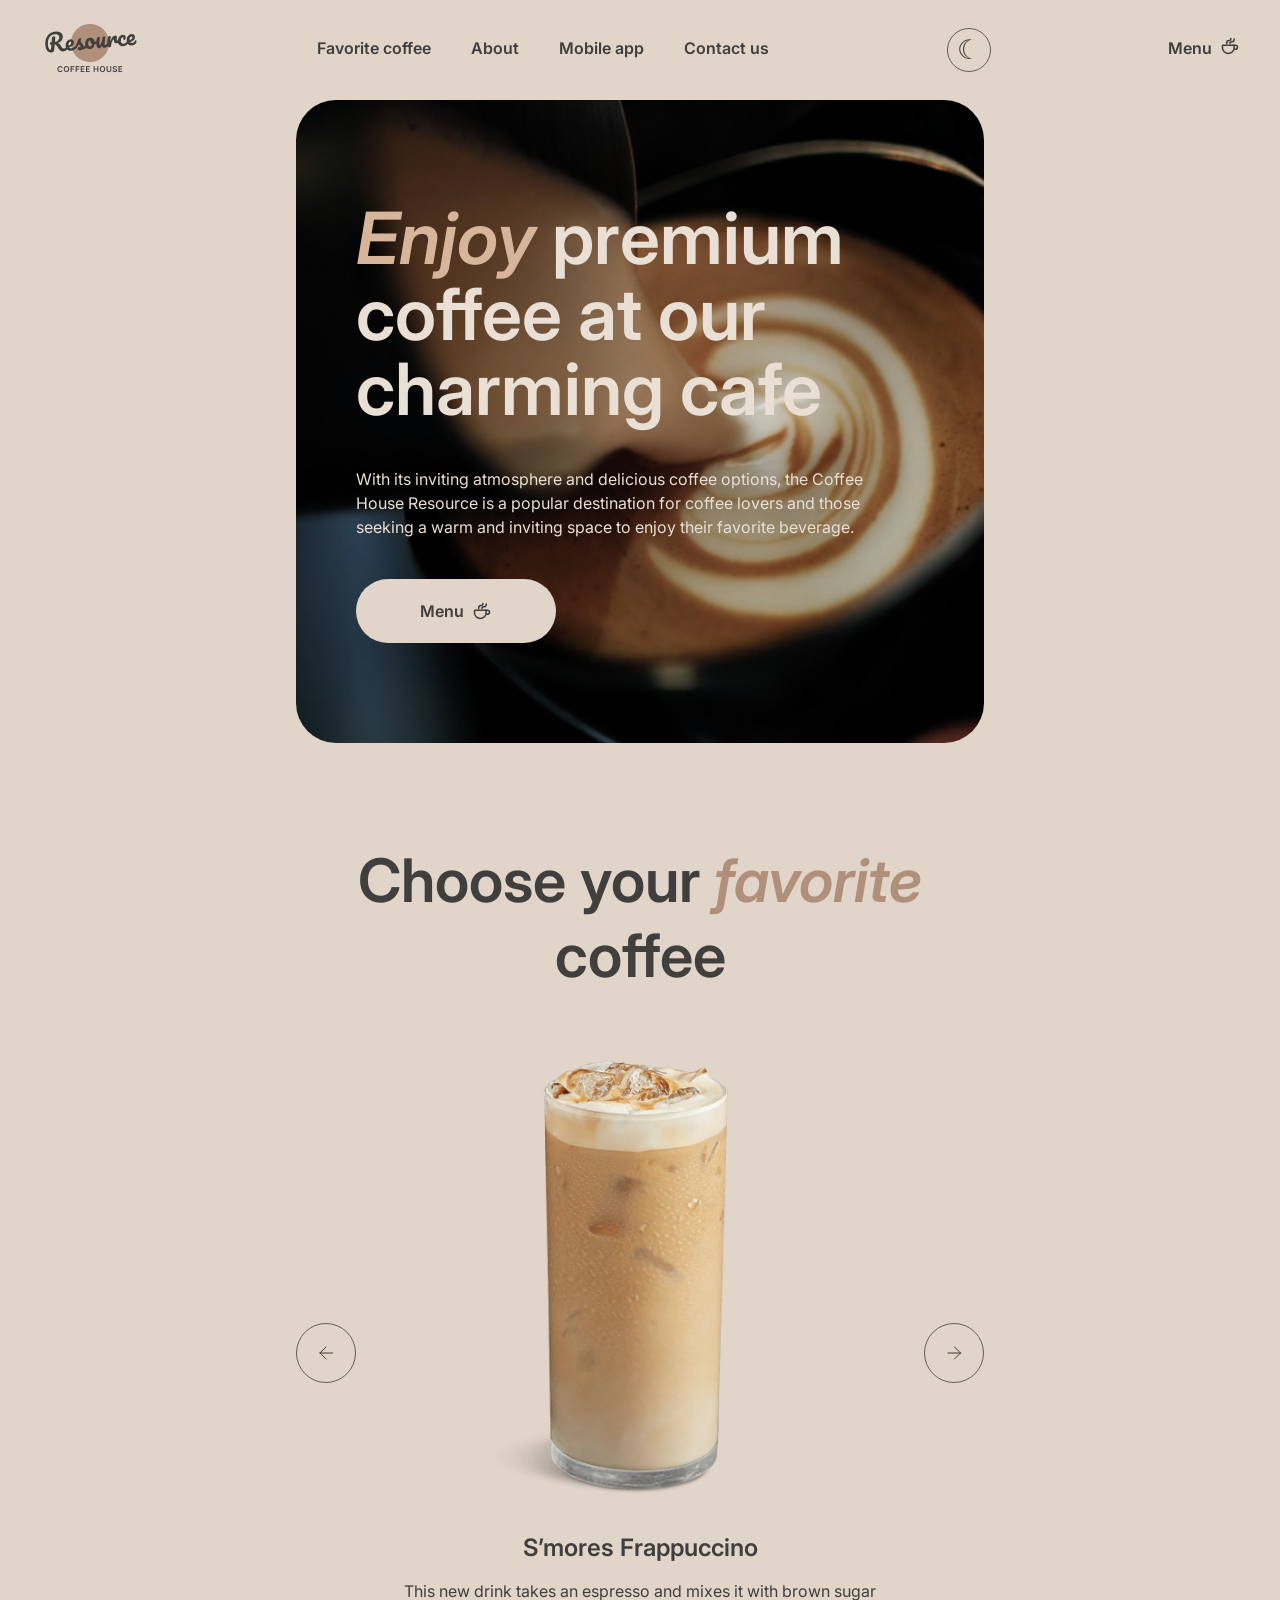
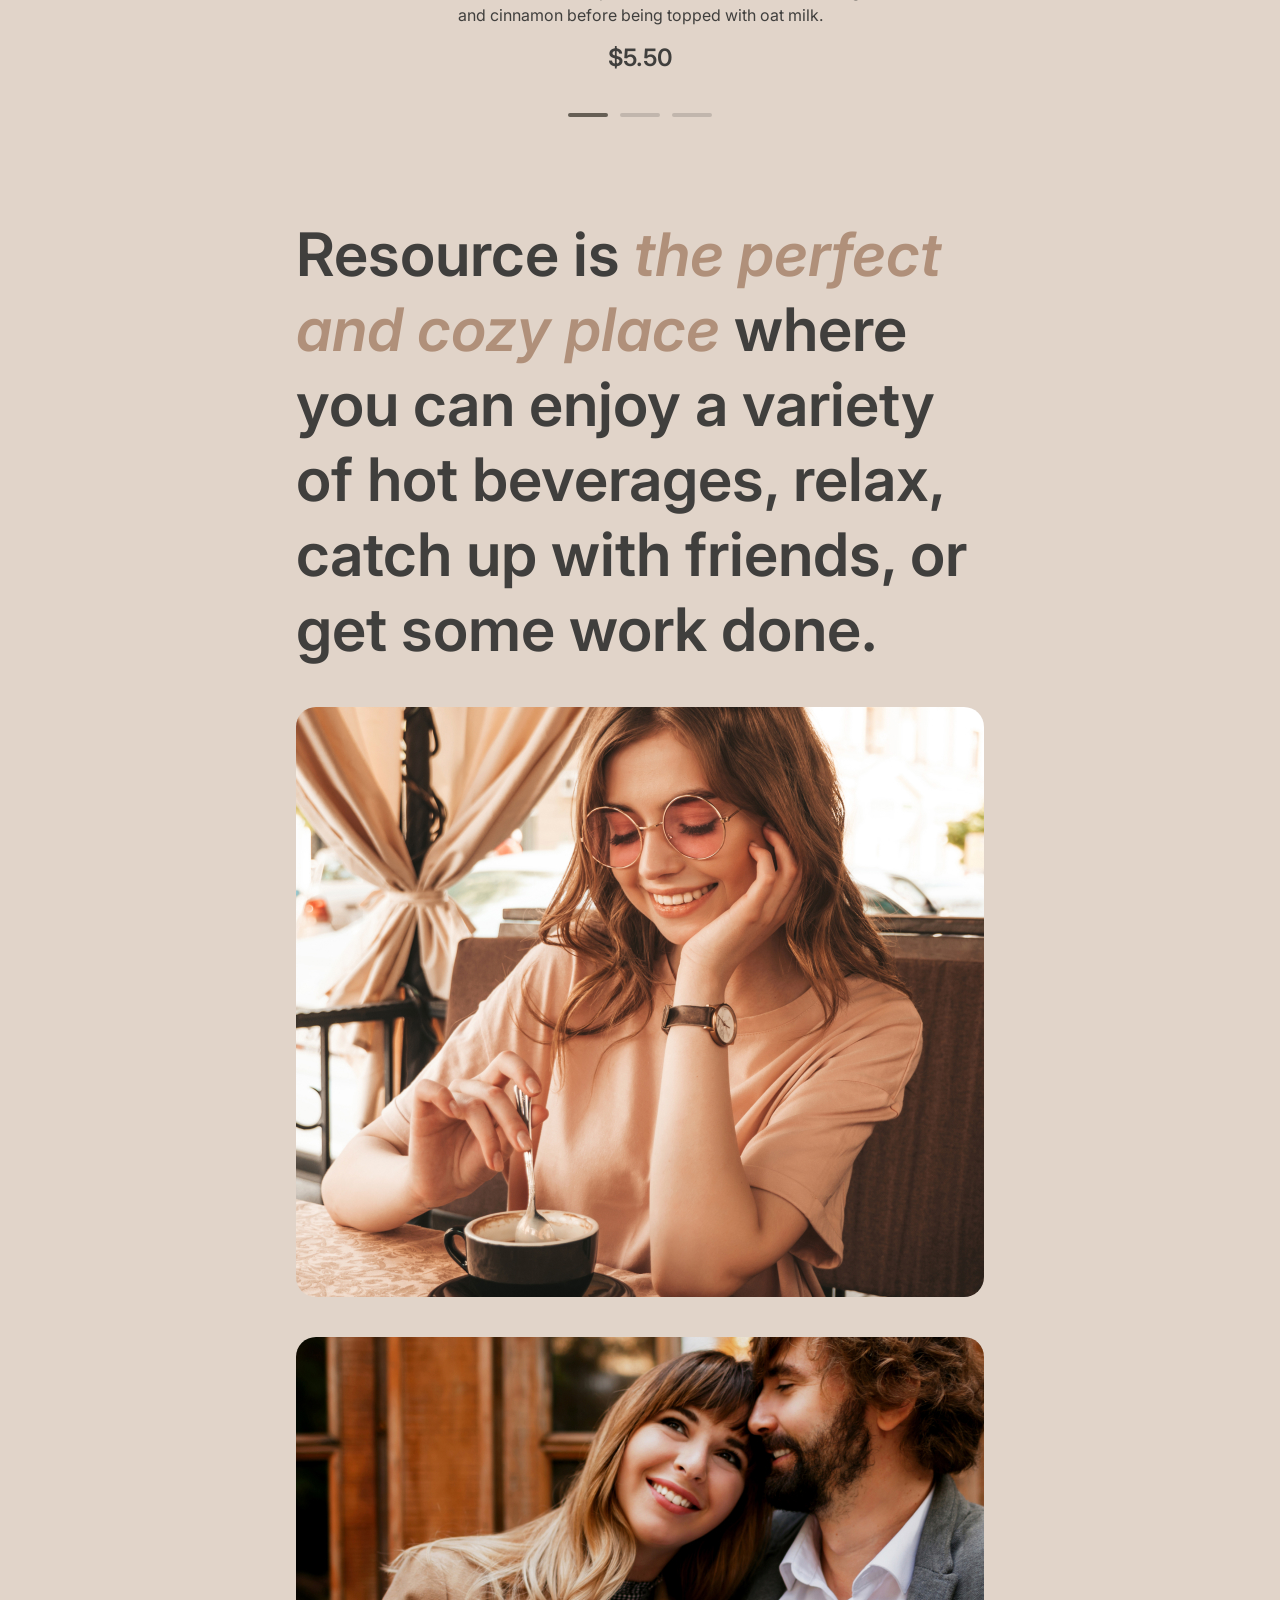
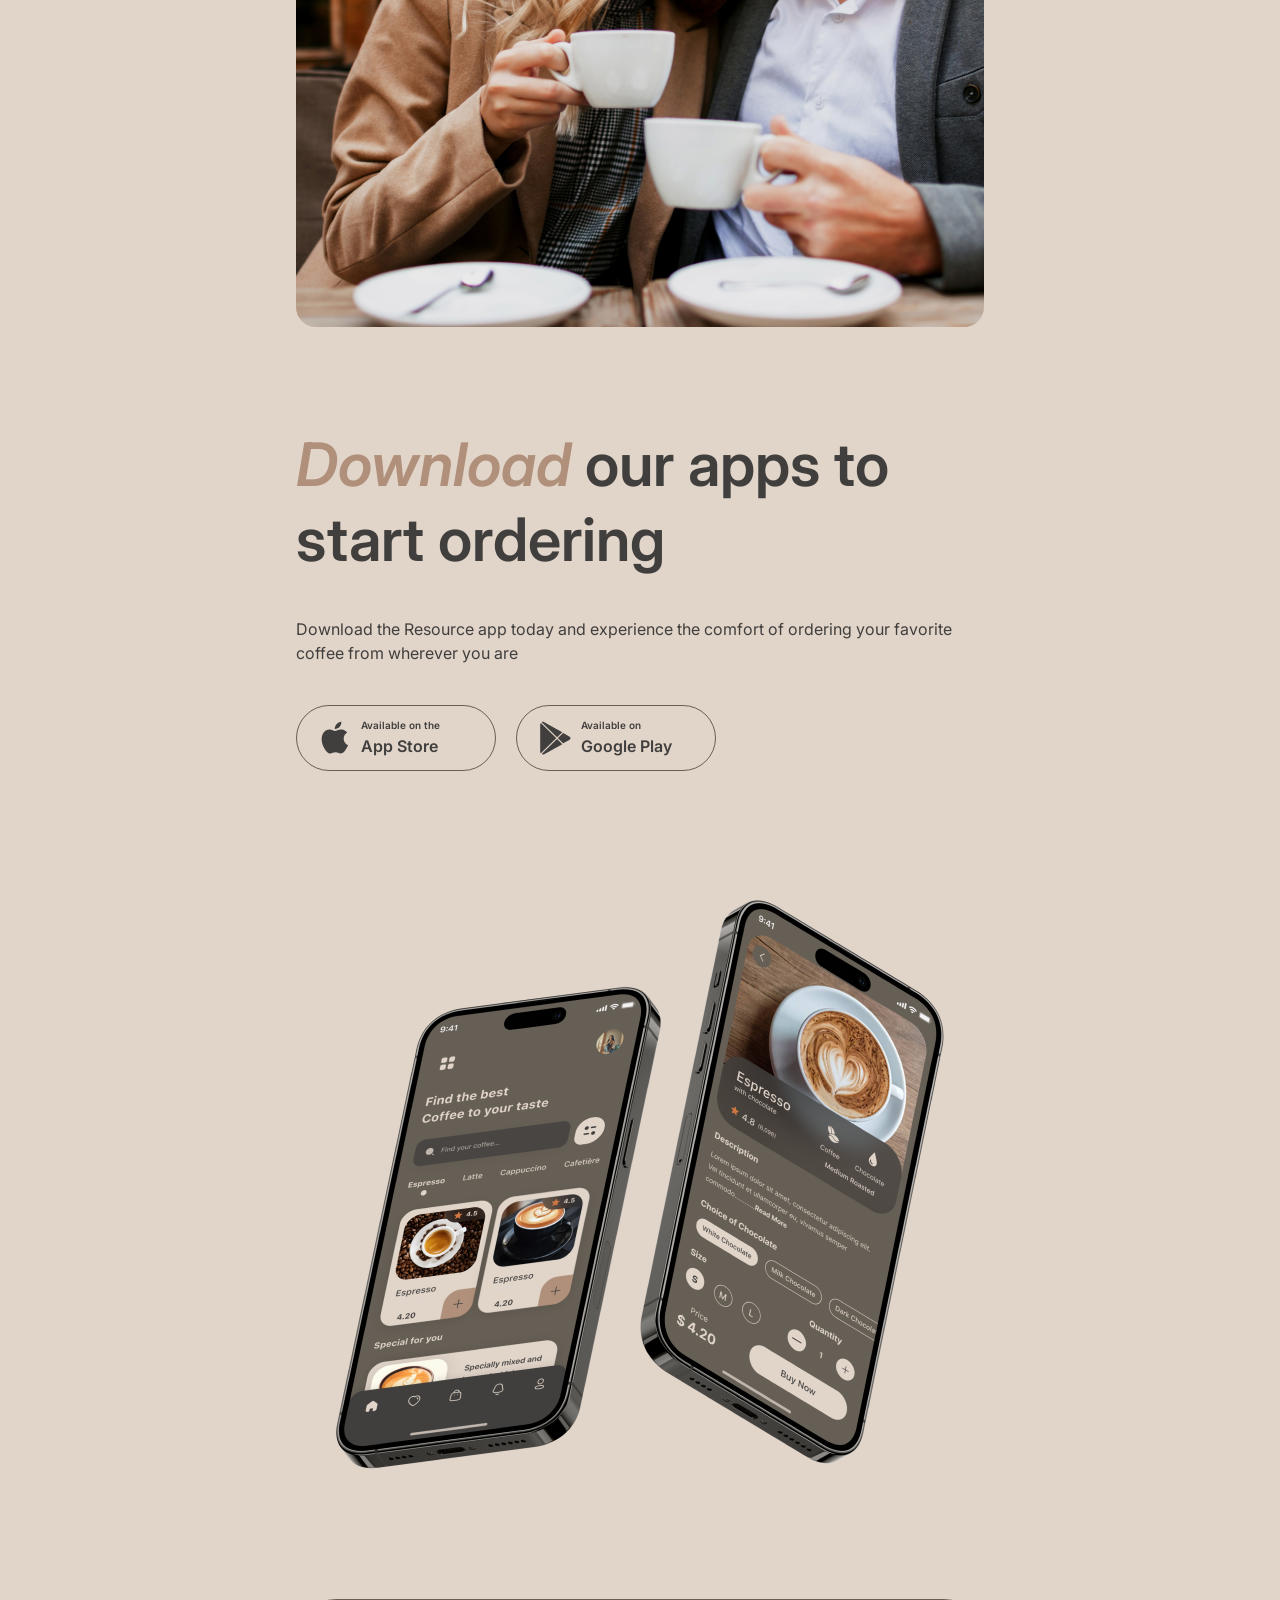
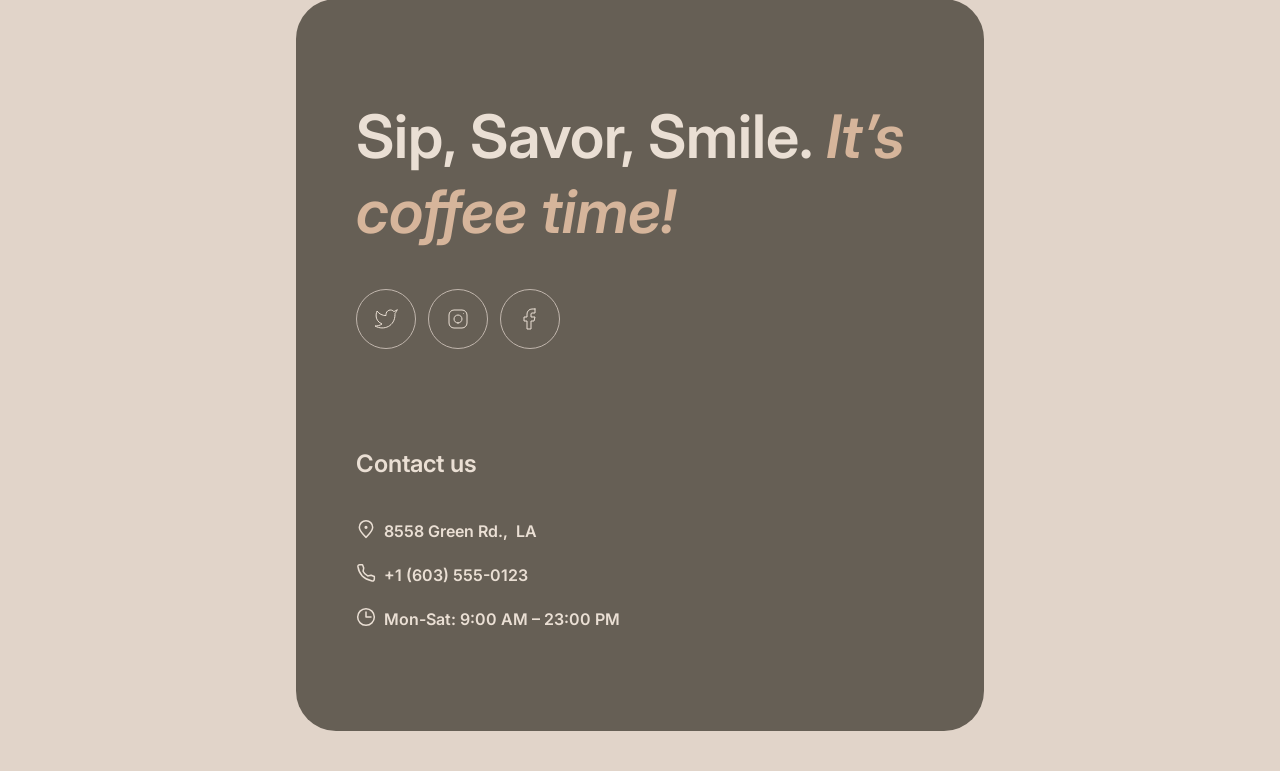
<file: coffee-house/index.html>
<!doctype html>
<html lang="en">
    <head>
        <meta charset="UTF-8" />
        <meta name="viewport" content="width=device-width, initial-scale=1.0" />
        <title>Coffee House</title>
        <script src="js/theme.js"></script>
        <script src="js/burger-menu.js" defer></script>
        <script src="js/slider.js" defer></script>
        <link rel="stylesheet" href="css/style.css" />
        <link rel="stylesheet" href="css/theme.css" />
        <link rel="stylesheet" href="css/burger-menu.css" />
        <link rel="stylesheet" href="css/slider.css" />
        <link rel="shortcut icon" href="img/icon-coffee.ico" type="image/x-icon" />
        <link rel="preconnect" href="https://fonts.googleapis.com" />
        <link rel="preconnect" href="https://fonts.gstatic.com" crossorigin />
        <link
            href="https://fonts.googleapis.com/css2?family=Inter:opsz,wght@14..32,400;14..32,600&display=swap"
            rel="stylesheet"
        />
    </head>

    <body>
        <header class="header">
            <div class="container">
                <div class="header-menu">
                    <a class="header-menu-img" href="index.html"
                        ><img src="img/logo.png" alt="Resource Coffee House"
                    /></a>

                    <div class="header-navigation" id="header-navigation">
                        <nav class="nav">
                            <ul class="nav-list">
                                <li>
                                    <a class="nav-list-link" href="#Favorite-coffee"
                                        >Favorite coffee</a
                                    >
                                </li>
                                <li><a class="nav-list-link" href="#About">About</a></li>
                                <li><a class="nav-list-link" href="#Mobile-app">Mobile app</a></li>
                                <li><a class="nav-list-link" href="#Contact-us">Contact us</a></li>
                            </ul>
                        </nav>

                        <a class="coffee-menu-link" href="menu.html">
                            <p>Menu</p>
                            <svg
                                aria-hidden="true"
                                xmlns="http://www.w3.org/2000/svg"
                                width="20"
                                height="20"
                                viewBox="0 0 20 20"
                                fill="none"
                            >
                                <path
                                    d="M14.167 9.76667V11.6667C14.167 14.8883 11.5553 17.5 8.33366 17.5C5.112 17.5 2.50033 14.8883 2.50033 11.6667V9.76667C2.50033 9.4353 2.76896 9.16667 3.10033 9.16667H13.567C13.8984 9.16667 14.167 9.4353 14.167 9.76667Z"
                                    stroke="#403F3D"
                                    stroke-width="1.5"
                                    stroke-linecap="round"
                                    stroke-linejoin="round"
                                />
                                <path
                                    d="M10.0003 7.50008C10.0003 6.66675 10.5956 5.83341 11.786 5.83341V5.83341C13.101 5.83341 14.167 4.76743 14.167 3.45246V2.91675"
                                    stroke="#403F3D"
                                    stroke-width="1.5"
                                    stroke-linecap="round"
                                    stroke-linejoin="round"
                                />
                                <path
                                    d="M6.66634 7.5V7.08333C6.66634 5.70262 7.78563 4.58333 9.16634 4.58333V4.58333C10.0868 4.58333 10.833 3.83714 10.833 2.91667V2.5"
                                    stroke="#403F3D"
                                    stroke-width="1.5"
                                    stroke-linecap="round"
                                    stroke-linejoin="round"
                                />
                                <path
                                    d="M13.333 9.16675H15.4163C16.5669 9.16675 17.4997 10.0995 17.4997 11.2501C17.4997 12.4007 16.5669 13.3334 15.4163 13.3334H14.1663"
                                    stroke="#403F3D"
                                    stroke-width="1.5"
                                    stroke-linecap="round"
                                    stroke-linejoin="round"
                                />
                            </svg>
                        </a>
                    </div>

                    <button
                        class="theme-toggle"
                        type="button"
                        aria-label="Switch to dark theme"
                        aria-pressed="false"
                    ></button>

                    <button
                        class="coffee-burger-menu"
                        type="button"
                        aria-label="Open menu"
                        aria-expanded="false"
                        aria-controls="header-navigation"
                    >
                        <svg
                            aria-hidden="true"
                            xmlns="http://www.w3.org/2000/svg"
                            width="18"
                            height="2"
                            viewBox="0 0 18 2"
                            fill="none"
                        >
                            <path
                                d="M1 1H17"
                                stroke="#403F3D"
                                stroke-width="1.5"
                                stroke-linecap="round"
                                stroke-linejoin="round"
                            />
                        </svg>
                        <svg
                            aria-hidden="true"
                            xmlns="http://www.w3.org/2000/svg"
                            width="18"
                            height="2"
                            viewBox="0 0 18 2"
                            fill="none"
                        >
                            <path
                                d="M1 1H17"
                                stroke="#403F3D"
                                stroke-width="1.5"
                                stroke-linecap="round"
                                stroke-linejoin="round"
                            />
                        </svg>
                    </button>
                </div>
            </div>
        </header>

        <main class="main">
            <div class="container main-container">
                <section class="hero-img">
                    <div class="hero-img-content">
                        <h1 class="hero-img-title">
                            <span class="hero-img-title-span">Enjoy</span> premium coffee at our
                            charming cafe
                        </h1>
                        <p class="hero-img-text">
                            With its inviting atmosphere and delicious coffee options, the Coffee
                            House Resource is a popular destination for coffee lovers and those
                            seeking a warm and inviting space to enjoy their favorite beverage.
                        </p>
                        <a class="hero-img-button" href="menu.html">
                            Menu
                            <svg
                                aria-hidden="true"
                                class="hero-img-button-svg"
                                xmlns="http://www.w3.org/2000/svg"
                                width="20"
                                height="20"
                                viewBox="0 0 20 20"
                                fill="none"
                            >
                                <path
                                    d="M14.167 9.76667V11.6667C14.167 14.8883 11.5553 17.5 8.33366 17.5C5.112 17.5 2.50033 14.8883 2.50033 11.6667V9.76667C2.50033 9.4353 2.76896 9.16667 3.10033 9.16667H13.567C13.8984 9.16667 14.167 9.4353 14.167 9.76667Z"
                                    stroke="#403F3D"
                                    stroke-width="1.5"
                                    stroke-linecap="round"
                                    stroke-linejoin="round"
                                />
                                <path
                                    d="M10.0003 7.50008C10.0003 6.66675 10.5956 5.83341 11.786 5.83341V5.83341C13.101 5.83341 14.167 4.76743 14.167 3.45246V2.91675"
                                    stroke="#403F3D"
                                    stroke-width="1.5"
                                    stroke-linecap="round"
                                    stroke-linejoin="round"
                                />
                                <path
                                    d="M6.66634 7.5V7.08333C6.66634 5.70262 7.78563 4.58333 9.16634 4.58333V4.58333C10.0868 4.58333 10.833 3.83714 10.833 2.91667V2.5"
                                    stroke="#403F3D"
                                    stroke-width="1.5"
                                    stroke-linecap="round"
                                    stroke-linejoin="round"
                                />
                                <path
                                    d="M13.333 9.16675H15.4163C16.5669 9.16675 17.4997 10.0995 17.4997 11.2501C17.4997 12.4007 16.5669 13.3334 15.4163 13.3334H14.1663"
                                    stroke="#403F3D"
                                    stroke-width="1.5"
                                    stroke-linecap="round"
                                    stroke-linejoin="round"
                                />
                            </svg>
                        </a>
                    </div>
                </section>

                <section class="Favourites-Coffee" id="Favorite-coffee">
                    <h2 class="Favourites-Coffee-title">
                        Choose your
                        <span class="Favourites-Coffee-title-span">favorite</span> coffee
                    </h2>

                    <div class="slider">
                        <button
                            class="Favourites-Coffee-svg-left"
                            type="button"
                            aria-label="Previous slide"
                        >
                            <svg
                                aria-hidden="true"
                                xmlns="http://www.w3.org/2000/svg"
                                width="24"
                                height="24"
                                viewBox="0 0 24 24"
                                fill="none"
                            >
                                <path
                                    d="M18.5 12H6M6 12L12 6M6 12L12 18"
                                    stroke="#403F3D"
                                    stroke-linecap="round"
                                    stroke-linejoin="round"
                                />
                            </svg>
                        </button>

                        <div
                            class="row-slider"
                            role="region"
                            aria-label="Favorite coffee slider"
                            tabindex="0"
                        >
                            <div class="slider-track">
                                <div class="Favourites-Coffee-content">
                                    <div class="Favourites-Coffee-img-container">
                                        <img
                                            class="Favourites-Coffee-content-img"
                                            src="img/coffee-slider-1.png"
                                            alt="S’mores Frappuccino"
                                            width="480"
                                            height="480"
                                        />
                                    </div>

                                    <div class="Favourites-Coffee-container">
                                        <h3 class="Favourites-Coffee-content-title">
                                            S’mores Frappuccino
                                        </h3>
                                        <p class="Favourites-Coffee-content-text">
                                            This new drink takes an espresso and mixes it with brown
                                            sugar and cinnamon before being topped with oat milk.
                                        </p>
                                        <p class="Favourites-Coffee-content-title">$5.50</p>
                                    </div>
                                </div>

                                <div class="Favourites-Coffee-content">
                                    <div class="Favourites-Coffee-img-container">
                                        <img
                                            class="Favourites-Coffee-content-img"
                                            src="img/coffee-slider-2.png"
                                            alt="Caramel Macchiato"
                                            width="480"
                                            height="480"
                                        />
                                    </div>

                                    <div class="Favourites-Coffee-container">
                                        <h3 class="Favourites-Coffee-content-title">
                                            Caramel Macchiato
                                        </h3>
                                        <p class="Favourites-Coffee-content-text">
                                            Fragrant and unique classic espresso with rich
                                            caramel-peanut syrup, with cream under whipped thick
                                            foam.
                                        </p>
                                        <p class="Favourites-Coffee-content-title">$5.00</p>
                                    </div>
                                </div>

                                <div class="Favourites-Coffee-content">
                                    <div class="Favourites-Coffee-img-container">
                                        <img
                                            class="Favourites-Coffee-content-img"
                                            src="img/coffee-slider-3.png"
                                            alt="Ice coffee"
                                            width="480"
                                            height="480"
                                        />
                                    </div>

                                    <div class="Favourites-Coffee-container">
                                        <h3 class="Favourites-Coffee-content-title">Ice coffee</h3>
                                        <p class="Favourites-Coffee-content-text">
                                            A popular summer drink that tones and invigorates.
                                            Prepared from coffee, milk and ice.
                                        </p>
                                        <p class="Favourites-Coffee-content-title">$4.50</p>
                                    </div>
                                </div>
                            </div>
                        </div>

                        <button
                            class="Favourites-Coffee-svg-right"
                            type="button"
                            aria-label="Next slide"
                        >
                            <svg
                                aria-hidden="true"
                                xmlns="http://www.w3.org/2000/svg"
                                width="24"
                                height="24"
                                viewBox="0 0 24 24"
                                fill="none"
                            >
                                <path
                                    d="M6 12H18.5M18.5 12L12.5 6M18.5 12L12.5 18"
                                    stroke="#403F3D"
                                    stroke-linecap="round"
                                    stroke-linejoin="round"
                                />
                            </svg>
                        </button>
                    </div>

                    <div class="Favourites-Coffee-radio-container" aria-label="Choose a slide">
                        <button
                            class="Favourites-Coffee-radio is-active"
                            type="button"
                            aria-label="Show slide 1"
                            aria-current="true"
                        ></button>
                        <button
                            class="Favourites-Coffee-radio"
                            type="button"
                            aria-label="Show slide 2"
                            aria-current="false"
                        ></button>
                        <button
                            class="Favourites-Coffee-radio"
                            type="button"
                            aria-label="Show slide 3"
                            aria-current="false"
                        ></button>
                    </div>
                </section>

                <section class="About" id="About">
                    <h2 class="About-title">
                        Resource is
                        <span class="About-title-span">the perfect and cozy place</span> where you
                        can enjoy a variety of hot beverages, relax, catch up with friends, or get
                        some work done.
                    </h2>
                    <div class="About-container-img">
                        <div class="About-container-img1">
                            <div class="About-img-content1">
                                <img
                                    class="About-img1"
                                    src="img/about-1.jpg"
                                    alt="Woman smiling over a cup of coffee"
                                />
                            </div>
                            <div class="About-img-content2">
                                <img
                                    class="About-img2"
                                    src="img/about-2.jpg"
                                    alt="Cup of coffee on a table under warm lights"
                                />
                            </div>
                        </div>
                        <div class="About-container-img2">
                            <div class="About-img-content2">
                                <img
                                    class="About-img3"
                                    src="img/about-3.jpg"
                                    alt="Man holding a cup of coffee while working on a laptop"
                                />
                            </div>
                            <div class="About-img-content1">
                                <img
                                    class="About-img4"
                                    src="img/about-4.jpg"
                                    alt="Couple enjoying coffee together"
                                />
                            </div>
                        </div>
                    </div>
                </section>

                <section class="Mobile-App" id="Mobile-app">
                    <div class="Mobile-App-content">
                        <h2 class="Mobile-App-title">
                            <span class="Mobile-App-title-span">Download</span> our apps to start
                            ordering
                        </h2>
                        <p class="Mobile-App-text">
                            Download the Resource app today and experience the comfort of ordering
                            your favorite coffee from wherever you are
                        </p>
                        <div class="Mobile-App-link-container">
                            <a
                                class="Mobile-App-link"
                                href="https://apps.apple.com/"
                                target="_blank"
                                rel="noopener noreferrer"
                            >
                                <svg
                                    aria-hidden="true"
                                    xmlns="http://www.w3.org/2000/svg"
                                    width="36"
                                    height="36"
                                    viewBox="0 0 36 36"
                                    fill="none"
                                >
                                    <path
                                        d="M26.7073 18.6307C26.6704 14.6324 30.065 12.6872 30.2203 12.5966C28.2977 9.86366 25.3178 9.49026 24.2707 9.46048C21.7679 9.20369 19.3403 10.9206 18.0654 10.9206C16.765 10.9206 14.8017 9.48529 12.6858 9.52747C9.96293 9.56841 7.41566 11.1055 6.0186 13.4923C3.13542 18.359 5.28572 25.5108 8.04802 29.4446C9.42981 31.3712 11.0444 33.5223 13.1578 33.4466C15.2254 33.3635 15.9978 32.1614 18.4929 32.1614C20.9651 32.1614 21.6903 33.4466 23.8457 33.3983C26.0647 33.3635 27.4618 31.463 28.7952 29.519C30.392 27.3108 31.0333 25.1362 31.0588 25.0245C31.0066 25.0071 26.7493 23.4229 26.7073 18.6307Z"
                                        fill="#403F3D"
                                    />
                                    <path
                                        d="M22.6357 6.87268C23.7477 5.51675 24.5086 3.67205 24.2974 1.80005C22.6879 1.86952 20.675 2.88554 19.5159 4.21169C18.4903 5.38029 17.5742 7.29571 17.8109 9.097C19.6189 9.2285 21.4753 8.20752 22.6357 6.87268Z"
                                        fill="#403F3D"
                                    />
                                </svg>
                                <div class="Mobile-App-link-content">
                                    <p class="Mobile-App-link-text">Available on the</p>
                                    <p class="Mobile-App-link-text2">App Store</p>
                                </div>
                            </a>
                            <a
                                class="Mobile-App-link"
                                href="https://play.google.com/store/apps"
                                target="_blank"
                                rel="noopener noreferrer"
                            >
                                <svg
                                    aria-hidden="true"
                                    xmlns="http://www.w3.org/2000/svg"
                                    width="36"
                                    height="36"
                                    viewBox="0 0 36 36"
                                    fill="none"
                                >
                                    <path
                                        d="M3.7558 3.20297C3.39335 3.57289 3.18359 4.14884 3.18359 4.89471V31.4994C3.18359 32.2453 3.39335 32.8212 3.7558 33.1911L3.84525 33.2723L19.1359 18.37V18.0181L3.84525 3.11575L3.7558 3.20297Z"
                                        fill="#403F3D"
                                    />
                                    <path
                                        d="M26.0776 23.34L20.9863 18.37V18.0181L26.0837 13.0482L26.1979 13.1128L32.2345 16.4617C33.9573 17.4121 33.9573 18.976 32.2345 19.9324L26.1979 23.2753L26.0776 23.34Z"
                                        fill="#403F3D"
                                    />
                                    <path
                                        d="M25.2733 24.2007L20.0617 19.1195L4.68164 34.1166C5.25384 34.7031 6.18695 34.7737 7.24807 34.1873L25.2733 24.2007Z"
                                        fill="#403F3D"
                                    />
                                    <path
                                        d="M25.2733 12.1876L7.24807 2.20103C6.18695 1.62058 5.25384 1.69125 4.68164 2.27772L20.0617 17.2688L25.2733 12.1876Z"
                                        fill="#403F3D"
                                    />
                                </svg>
                                <div class="Mobile-App-link-content">
                                    <p class="Mobile-App-link-text">Available on</p>
                                    <p class="Mobile-App-link-text2">Google Play</p>
                                </div>
                            </a>
                        </div>
                    </div>
                    <img
                        class="Mobile-App-img"
                        src="img/mobile-screens.png"
                        alt="Two screens of the Resource Coffee House mobile app"
                    />
                </section>
            </div>
        </main>

        <footer class="footer">
            <div class="container">
                <div class="footer-content">
                    <div class="footer-socials">
                        <h2 class="footer-socials-title">
                            Sip, Savor, Smile.
                            <span class="footer-socials-title-span">It’s coffee time!</span>
                        </h2>

                        <div class="footer-socials-content">
                            <a
                                class="footer-socials-svg"
                                href="https://x.com/"
                                target="_blank"
                                rel="noopener noreferrer"
                                aria-label="X"
                            >
                                <svg
                                    aria-hidden="true"
                                    xmlns="http://www.w3.org/2000/svg"
                                    width="24"
                                    height="24"
                                    viewBox="0 0 24 24"
                                    fill="none"
                                >
                                    <path
                                        d="M23 3.01006C23 3.01006 20.9821 4.20217 19.86 4.54006C19.2577 3.84757 18.4573 3.35675 17.567 3.13398C16.6767 2.91122 15.7395 2.96725 14.8821 3.29451C14.0247 3.62177 13.2884 4.20446 12.773 4.96377C12.2575 5.72309 11.9877 6.62239 12 7.54006V8.54006C10.2426 8.58562 8.50127 8.19587 6.93101 7.4055C5.36074 6.61513 4.01032 5.44869 3 4.01006C3 4.01006 -1 13.0101 8 17.0101C5.94053 18.408 3.48716 19.109 1 19.0101C10 24.0101 21 19.0101 21 7.51006C20.9991 7.23151 20.9723 6.95365 20.92 6.68006C21.9406 5.67355 23 3.01006 23 3.01006Z"
                                        stroke="#E1D4C9"
                                        stroke-linecap="round"
                                        stroke-linejoin="round"
                                    />
                                </svg>
                            </a>

                            <a
                                class="footer-socials-svg"
                                href="https://www.instagram.com/"
                                target="_blank"
                                rel="noopener noreferrer"
                                aria-label="Instagram"
                            >
                                <svg
                                    aria-hidden="true"
                                    xmlns="http://www.w3.org/2000/svg"
                                    width="24"
                                    height="24"
                                    viewBox="0 0 24 24"
                                    fill="none"
                                >
                                    <path
                                        d="M12 16C14.2091 16 16 14.2091 16 12C16 9.79086 14.2091 8 12 8C9.79086 8 8 9.79086 8 12C8 14.2091 9.79086 16 12 16Z"
                                        stroke="#E1D4C9"
                                        stroke-linecap="round"
                                        stroke-linejoin="round"
                                    />
                                    <path
                                        d="M3 16V8C3 5.23858 5.23858 3 8 3H16C18.7614 3 21 5.23858 21 8V16C21 18.7614 18.7614 21 16 21H8C5.23858 21 3 18.7614 3 16Z"
                                        stroke="#E1D4C9"
                                    />
                                    <path
                                        d="M17.5 6.51L17.51 6.49889"
                                        stroke="#E1D4C9"
                                        stroke-linecap="round"
                                        stroke-linejoin="round"
                                    />
                                </svg>
                            </a>

                            <a
                                class="footer-socials-svg"
                                href="https://www.facebook.com/"
                                target="_blank"
                                rel="noopener noreferrer"
                                aria-label="Facebook"
                            >
                                <svg
                                    aria-hidden="true"
                                    xmlns="http://www.w3.org/2000/svg"
                                    width="24"
                                    height="24"
                                    viewBox="0 0 24 24"
                                    fill="none"
                                >
                                    <path
                                        d="M17 2H14C12.6739 2 11.4021 2.52678 10.4645 3.46447C9.52678 4.40215 9 5.67392 9 7V10H6V14H9V22H13V14H16L17 10H13V7C13 6.73478 13.1054 6.48043 13.2929 6.29289C13.4804 6.10536 13.7348 6 14 6H17V2Z"
                                        stroke="#E1D4C9"
                                        stroke-linecap="round"
                                        stroke-linejoin="round"
                                    />
                                </svg>
                            </a>
                        </div>
                    </div>

                    <div class="footer-contacts" id="Contact-us">
                        <h3 class="footer-contacts-title">Contact us</h3>

                        <nav class="footer-contacts-nav">
                            <ul class="footer-contacts-nav-list">
                                <li class="footer-contacts-nav-list-item">
                                    <a
                                        class="footer-contacts-nav-list-link"
                                        href="https://maps.app.goo.gl/BFyA15vKBctCJSpC6"
                                        target="_blank"
                                        rel="noopener noreferrer"
                                    >
                                        <svg
                                            aria-hidden="true"
                                            class="footer-contacts-nav-svg"
                                            xmlns="http://www.w3.org/2000/svg"
                                            width="20"
                                            height="20"
                                            viewBox="0 0 20 20"
                                            fill="none"
                                        >
                                            <path
                                                d="M16.6663 8.33329C16.6663 12.0152 9.99967 18.3333 9.99967 18.3333C9.99967 18.3333 3.33301 12.0152 3.33301 8.33329C3.33301 4.65139 6.31778 1.66663 9.99967 1.66663C13.6816 1.66663 16.6663 4.65139 16.6663 8.33329Z"
                                                stroke="#E1D4C9"
                                                stroke-width="1.5"
                                            />
                                            <path
                                                d="M10.0003 9.16667C10.4606 9.16667 10.8337 8.79357 10.8337 8.33333C10.8337 7.8731 10.4606 7.5 10.0003 7.5C9.54009 7.5 9.16699 7.8731 9.16699 8.33333C9.16699 8.79357 9.54009 9.16667 10.0003 9.16667Z"
                                                fill="#E1D4C9"
                                                stroke="#E1D4C9"
                                                stroke-width="1.5"
                                                stroke-linecap="round"
                                                stroke-linejoin="round"
                                            />
                                        </svg>
                                        <p>8558 Green Rd.,&nbsp; LA</p>
                                    </a>
                                </li>
                                <li class="footer-contacts-nav-list-item">
                                    <a
                                        class="footer-contacts-nav-list-link"
                                        href="tel:+1-603-555-01-23"
                                    >
                                        <svg
                                            aria-hidden="true"
                                            class="footer-contacts-nav-svg"
                                            xmlns="http://www.w3.org/2000/svg"
                                            width="20"
                                            height="20"
                                            viewBox="0 0 20 20"
                                            fill="none"
                                        >
                                            <path
                                                d="M15.0984 12.2516L11.6665 12.9166C9.34845 11.7531 7.91654 10.4166 7.08321 8.33329L7.72483 4.89154L6.51197 1.66663L3.72946 1.66663C2.60191 1.66663 1.71466 2.59958 1.90108 3.71161C2.29888 6.08454 3.37231 10.0391 6.24987 12.9166C9.27338 15.9401 13.5661 17.3318 16.1378 17.9288C17.299 18.1983 18.3332 17.2908 18.3332 16.0988L18.3332 13.4843L15.0984 12.2516Z"
                                                stroke="#E1D4C9"
                                                stroke-width="1.5"
                                                stroke-linecap="round"
                                                stroke-linejoin="round"
                                            />
                                        </svg>
                                        <p>+1 (603) 555-0123</p>
                                    </a>
                                </li>
                                <li class="footer-contacts-nav-list-item">
                                    <svg
                                        aria-hidden="true"
                                        xmlns="http://www.w3.org/2000/svg"
                                        width="20"
                                        height="20"
                                        viewBox="0 0 20 20"
                                        fill="none"
                                    >
                                        <g clip-path="url(#clip0_217_1736)">
                                            <path
                                                d="M10 5L10 10L15 10"
                                                stroke="#E1D4C9"
                                                stroke-width="1.5"
                                                stroke-linecap="round"
                                                stroke-linejoin="round"
                                            />
                                            <path
                                                d="M10.0003 18.3333C14.6027 18.3333 18.3337 14.6023 18.3337 9.99996C18.3337 5.39759 14.6027 1.66663 10.0003 1.66663C5.39795 1.66663 1.66699 5.39759 1.66699 9.99996C1.66699 14.6023 5.39795 18.3333 10.0003 18.3333Z"
                                                stroke="#E1D4C9"
                                                stroke-width="1.5"
                                                stroke-linecap="round"
                                                stroke-linejoin="round"
                                            />
                                        </g>
                                        <defs>
                                            <clipPath id="clip0_217_1736">
                                                <rect width="20" height="20" fill="white" />
                                            </clipPath>
                                        </defs>
                                    </svg>
                                    <p>Mon-Sat: 9:00 AM – 23:00 PM</p>
                                </li>
                            </ul>
                        </nav>
                    </div>
                </div>
            </div>
        </footer>
    </body>
</html>
</file>
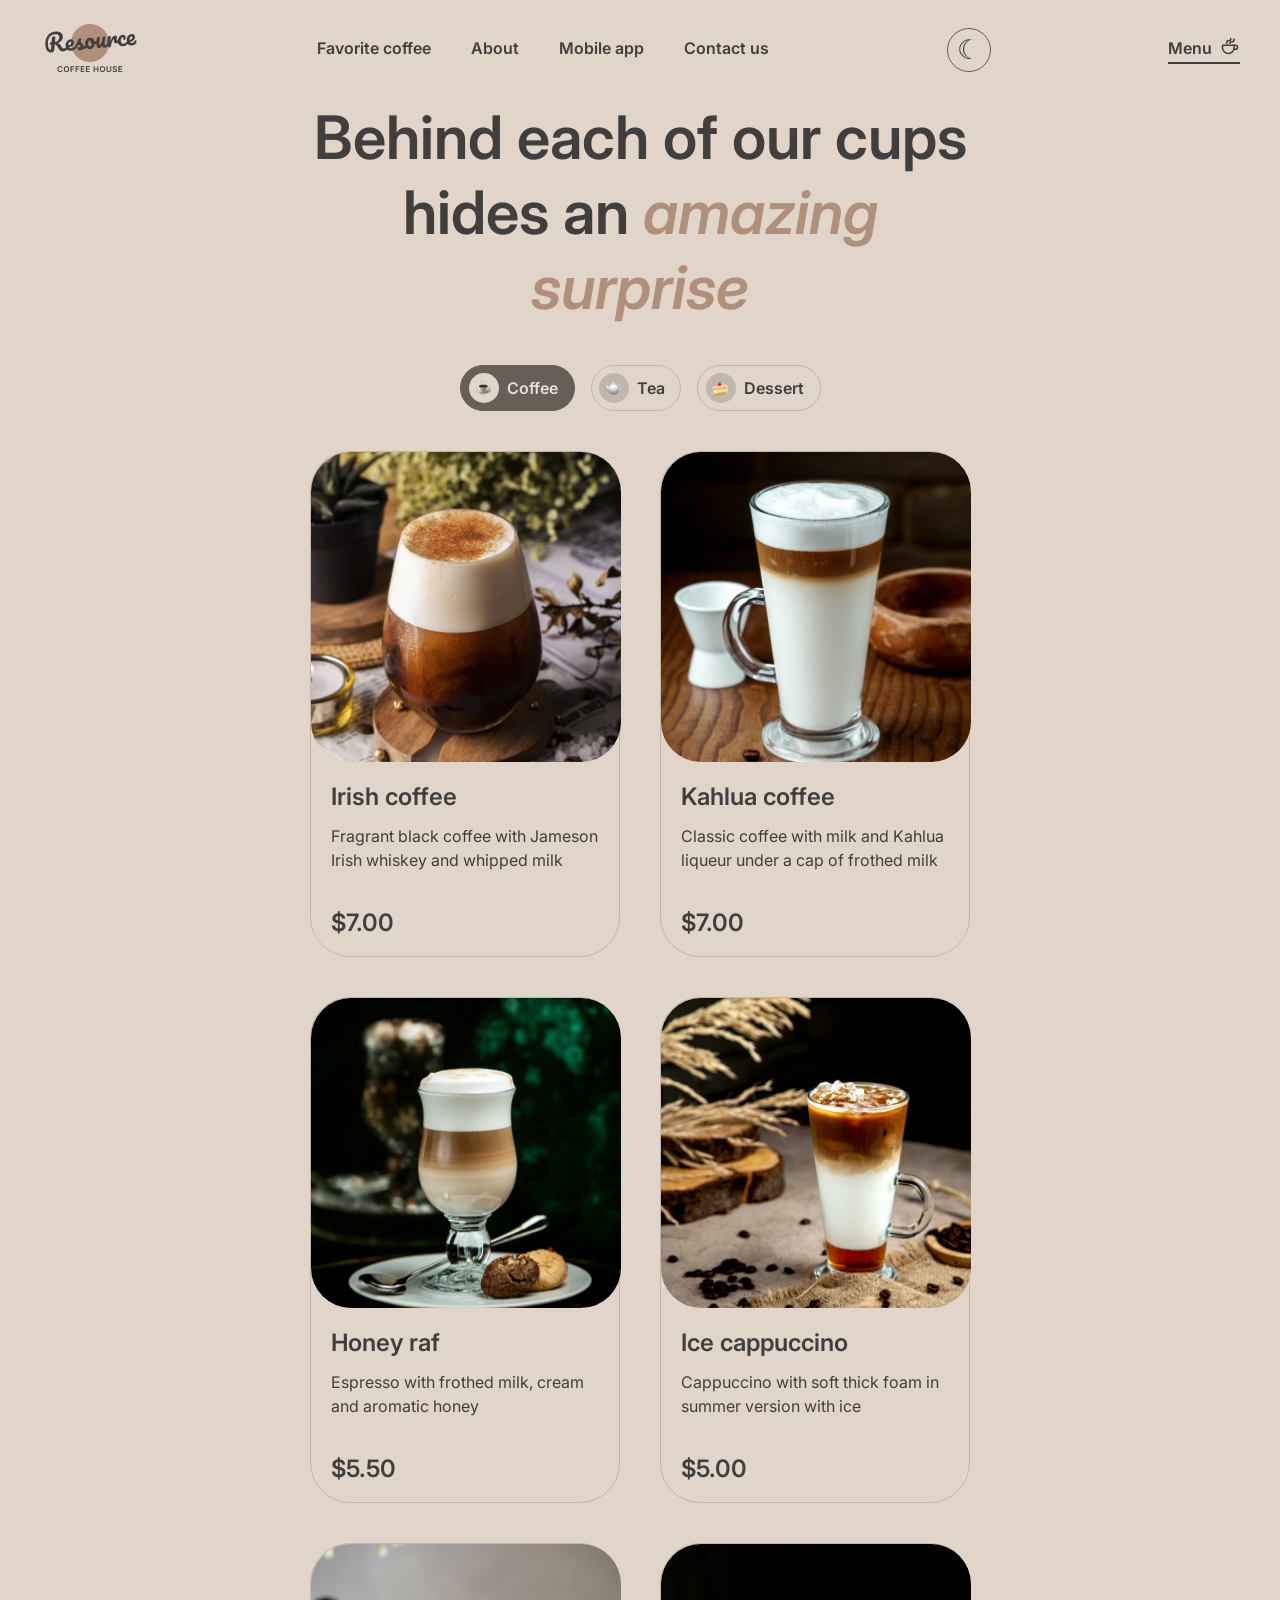
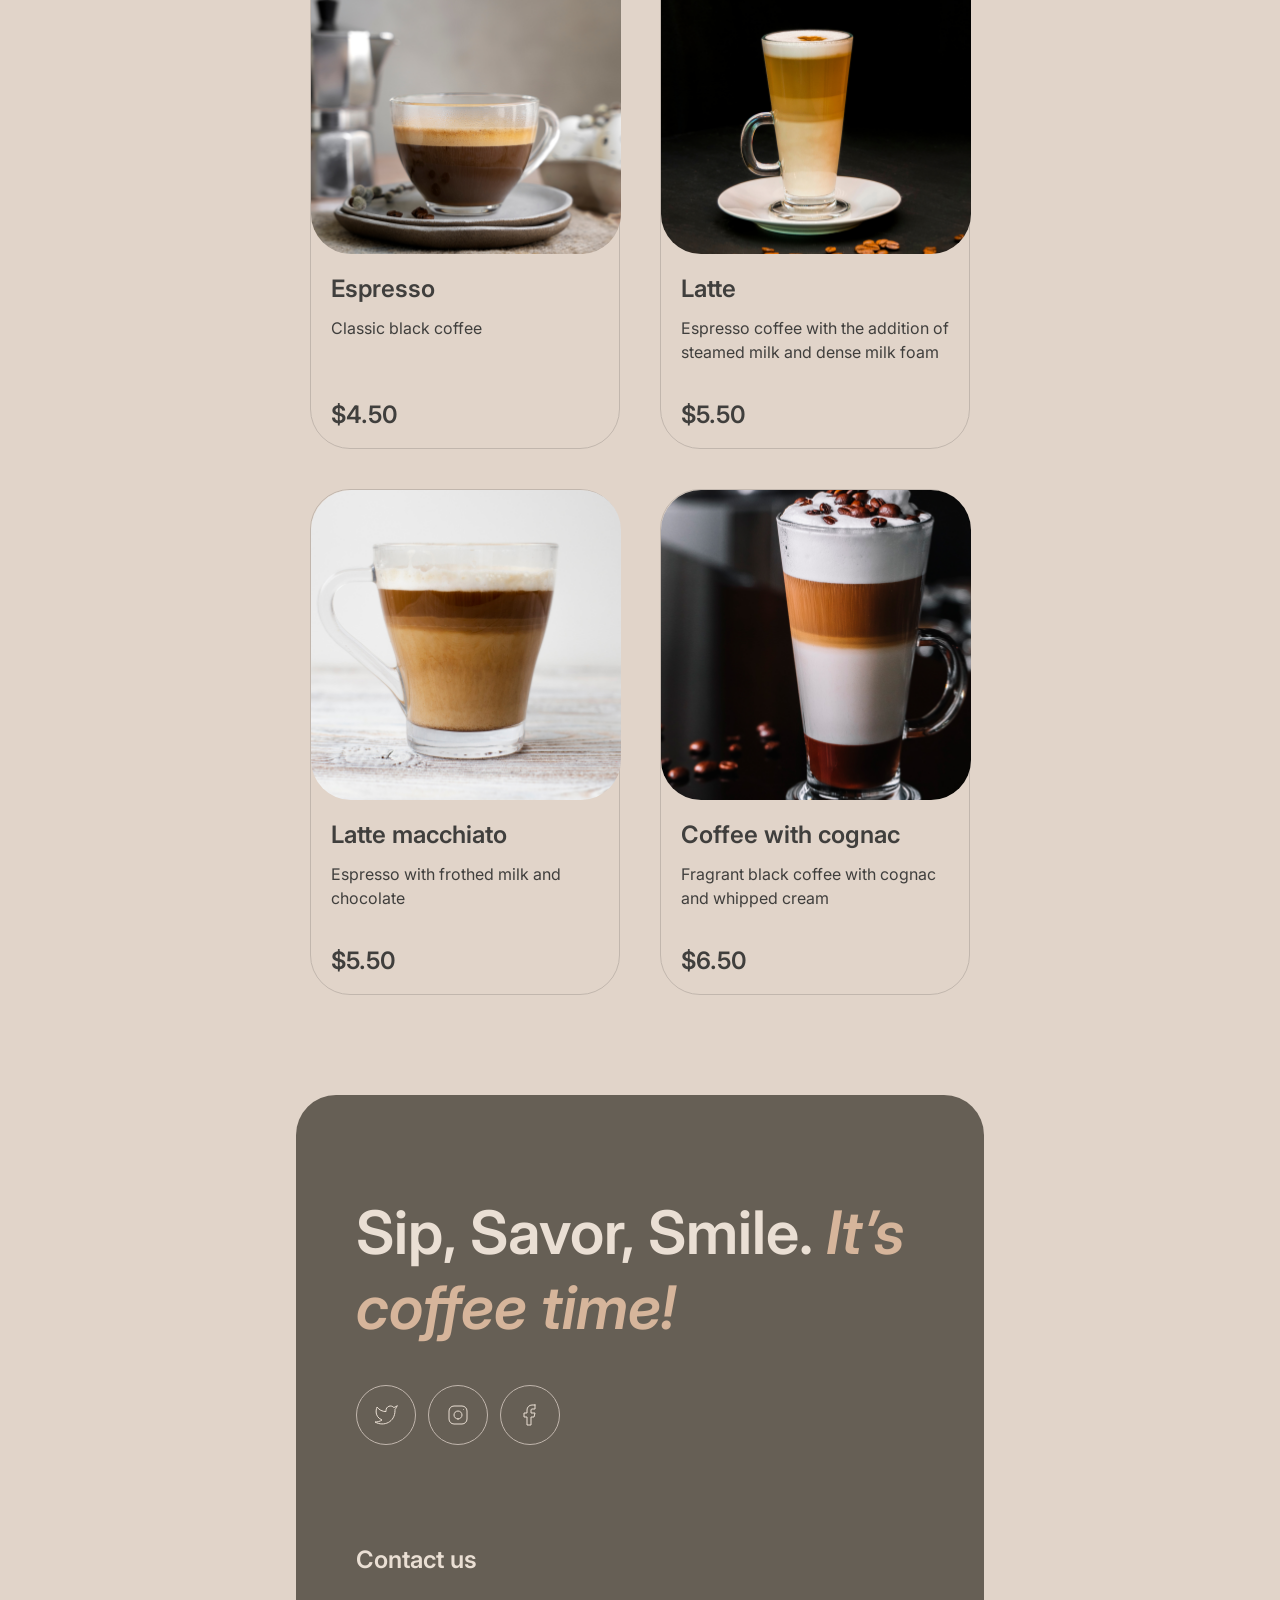
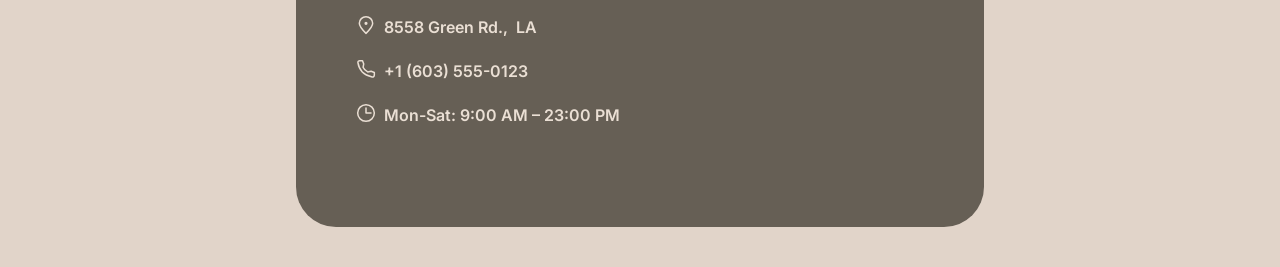
<file: coffee-house/menu.html>
<!doctype html>
<html lang="en">
    <head>
        <meta charset="UTF-8" />
        <meta name="viewport" content="width=device-width, initial-scale=1.0" />
        <title>Coffee House Menu</title>
        <script src="js/theme.js"></script>
        <script src="js/burger-menu.js" defer></script>
        <script src="js/catalog.js" defer></script>
        <link rel="stylesheet" href="css/menu.css" />
        <link rel="stylesheet" href="css/theme.css" />
        <link rel="stylesheet" href="css/burger-menu.css" />
        <link rel="stylesheet" href="css/modal.css" />
        <link rel="shortcut icon" href="img/icon-coffee.ico" type="image/x-icon" />
        <link rel="preconnect" href="https://fonts.googleapis.com" />
        <link rel="preconnect" href="https://fonts.gstatic.com" crossorigin />
        <link
            href="https://fonts.googleapis.com/css2?family=Inter:opsz,wght@14..32,400;14..32,600&display=swap"
            rel="stylesheet"
        />
    </head>

    <body>
        <header class="header">
            <div class="container">
                <div class="header-menu">
                    <a class="header-menu-img" href="index.html"
                        ><img src="img/logo.png" alt="Resource Coffee House"
                    /></a>

                    <div class="header-navigation" id="header-navigation">
                        <nav class="nav">
                            <ul class="nav-list">
                                <li>
                                    <a class="nav-list-link" href="index.html#Favorite-coffee"
                                        >Favorite coffee</a
                                    >
                                </li>
                                <li><a class="nav-list-link" href="index.html#About">About</a></li>
                                <li>
                                    <a class="nav-list-link" href="index.html#Mobile-app"
                                        >Mobile app</a
                                    >
                                </li>
                                <li><a class="nav-list-link" href="#Contact-us">Contact us</a></li>
                            </ul>
                        </nav>

                        <a class="coffee-menu-link" href="menu.html" aria-current="page">
                            <p>Menu</p>
                            <svg
                                aria-hidden="true"
                                xmlns="http://www.w3.org/2000/svg"
                                width="20"
                                height="20"
                                viewBox="0 0 20 20"
                                fill="none"
                            >
                                <path
                                    d="M14.167 9.76667V11.6667C14.167 14.8883 11.5553 17.5 8.33366 17.5C5.112 17.5 2.50033 14.8883 2.50033 11.6667V9.76667C2.50033 9.4353 2.76896 9.16667 3.10033 9.16667H13.567C13.8984 9.16667 14.167 9.4353 14.167 9.76667Z"
                                    stroke="#403F3D"
                                    stroke-width="1.5"
                                    stroke-linecap="round"
                                    stroke-linejoin="round"
                                />
                                <path
                                    d="M10.0003 7.50008C10.0003 6.66675 10.5956 5.83341 11.786 5.83341V5.83341C13.101 5.83341 14.167 4.76743 14.167 3.45246V2.91675"
                                    stroke="#403F3D"
                                    stroke-width="1.5"
                                    stroke-linecap="round"
                                    stroke-linejoin="round"
                                />
                                <path
                                    d="M6.66634 7.5V7.08333C6.66634 5.70262 7.78563 4.58333 9.16634 4.58333V4.58333C10.0868 4.58333 10.833 3.83714 10.833 2.91667V2.5"
                                    stroke="#403F3D"
                                    stroke-width="1.5"
                                    stroke-linecap="round"
                                    stroke-linejoin="round"
                                />
                                <path
                                    d="M13.333 9.16675H15.4163C16.5669 9.16675 17.4997 10.0995 17.4997 11.2501C17.4997 12.4007 16.5669 13.3334 15.4163 13.3334H14.1663"
                                    stroke="#403F3D"
                                    stroke-width="1.5"
                                    stroke-linecap="round"
                                    stroke-linejoin="round"
                                />
                            </svg>
                        </a>
                    </div>

                    <button
                        class="theme-toggle"
                        type="button"
                        aria-label="Switch to dark theme"
                        aria-pressed="false"
                    ></button>

                    <button
                        class="coffee-burger-menu"
                        type="button"
                        aria-label="Open menu"
                        aria-expanded="false"
                        aria-controls="header-navigation"
                    >
                        <svg
                            aria-hidden="true"
                            xmlns="http://www.w3.org/2000/svg"
                            width="18"
                            height="2"
                            viewBox="0 0 18 2"
                            fill="none"
                        >
                            <path
                                d="M1 1H17"
                                stroke="#403F3D"
                                stroke-width="1.5"
                                stroke-linecap="round"
                                stroke-linejoin="round"
                            />
                        </svg>
                        <svg
                            aria-hidden="true"
                            xmlns="http://www.w3.org/2000/svg"
                            width="18"
                            height="2"
                            viewBox="0 0 18 2"
                            fill="none"
                        >
                            <path
                                d="M1 1H17"
                                stroke="#403F3D"
                                stroke-width="1.5"
                                stroke-linecap="round"
                                stroke-linejoin="round"
                            />
                        </svg>
                    </button>
                </div>
            </div>
        </header>

        <main class="main">
            <div class="container">
                <section class="offer">
                    <h1 class="offer-title">
                        Behind each of our cups hides an
                        <span class="offer-title-span">amazing surprise</span>
                    </h1>

                    <div class="offer-container">
                        <button
                            class="offer-link offer-link1 is-active"
                            type="button"
                            data-category="coffee"
                            aria-pressed="true"
                        >
                            <span class="offer-link-ico-container">
                                <img src="img/menu-ico1.png" alt="" />
                            </span>
                            <span class="offer-link-text">Coffee</span>
                        </button>

                        <button
                            class="offer-link offer-link2"
                            type="button"
                            data-category="tea"
                            aria-pressed="false"
                        >
                            <span class="offer-link-ico-container">
                                <img src="img/menu-ico2.png" alt="" />
                            </span>
                            <span class="offer-link-text">Tea</span>
                        </button>

                        <button
                            class="offer-link offer-link3"
                            type="button"
                            data-category="dessert"
                            aria-pressed="false"
                        >
                            <span class="offer-link-ico-container">
                                <img src="img/menu-ico3.png" alt="" />
                            </span>
                            <span class="offer-link-text">Dessert</span>
                        </button>
                    </div>
                </section>

                <section class="coffee-box" aria-live="polite">
                    <button type="button" class="refresh" aria-label="Show more products">
                        <svg
                            aria-hidden="true"
                            xmlns="http://www.w3.org/2000/svg"
                            width="24"
                            height="24"
                            viewBox="0 0 24 24"
                            fill="none"
                        >
                            <path
                                d="M21.8883 13.5C21.1645 18.3113 17.013 22 12 22C6.47715 22 2 17.5228 2 12C2 6.47715 6.47715 2 12 2C16.1006 2 19.6248 4.46819 21.1679 8"
                                stroke="#403F3D"
                                stroke-linecap="round"
                                stroke-linejoin="round"
                            />
                            <path
                                d="M17 8H21.4C21.7314 8 22 7.73137 22 7.4V3"
                                stroke="#403F3D"
                                stroke-linecap="round"
                                stroke-linejoin="round"
                            />
                        </svg>
                    </button>
                </section>
            </div>
        </main>

        <footer class="footer">
            <div class="container">
                <div class="footer-content">
                    <div class="footer-socials">
                        <h2 class="footer-socials-title">
                            Sip, Savor, Smile.
                            <span class="footer-socials-title-span">It’s coffee time!</span>
                        </h2>

                        <div class="footer-socials-content">
                            <a
                                class="footer-socials-svg"
                                href="https://x.com/"
                                target="_blank"
                                rel="noopener noreferrer"
                                aria-label="X"
                            >
                                <svg
                                    aria-hidden="true"
                                    xmlns="http://www.w3.org/2000/svg"
                                    width="24"
                                    height="24"
                                    viewBox="0 0 24 24"
                                    fill="none"
                                >
                                    <path
                                        d="M23 3.01006C23 3.01006 20.9821 4.20217 19.86 4.54006C19.2577 3.84757 18.4573 3.35675 17.567 3.13398C16.6767 2.91122 15.7395 2.96725 14.8821 3.29451C14.0247 3.62177 13.2884 4.20446 12.773 4.96377C12.2575 5.72309 11.9877 6.62239 12 7.54006V8.54006C10.2426 8.58562 8.50127 8.19587 6.93101 7.4055C5.36074 6.61513 4.01032 5.44869 3 4.01006C3 4.01006 -1 13.0101 8 17.0101C5.94053 18.408 3.48716 19.109 1 19.0101C10 24.0101 21 19.0101 21 7.51006C20.9991 7.23151 20.9723 6.95365 20.92 6.68006C21.9406 5.67355 23 3.01006 23 3.01006Z"
                                        stroke="#E1D4C9"
                                        stroke-linecap="round"
                                        stroke-linejoin="round"
                                    />
                                </svg>
                            </a>

                            <a
                                class="footer-socials-svg"
                                href="https://www.instagram.com/"
                                target="_blank"
                                rel="noopener noreferrer"
                                aria-label="Instagram"
                            >
                                <svg
                                    aria-hidden="true"
                                    xmlns="http://www.w3.org/2000/svg"
                                    width="24"
                                    height="24"
                                    viewBox="0 0 24 24"
                                    fill="none"
                                >
                                    <path
                                        d="M12 16C14.2091 16 16 14.2091 16 12C16 9.79086 14.2091 8 12 8C9.79086 8 8 9.79086 8 12C8 14.2091 9.79086 16 12 16Z"
                                        stroke="#E1D4C9"
                                        stroke-linecap="round"
                                        stroke-linejoin="round"
                                    />
                                    <path
                                        d="M3 16V8C3 5.23858 5.23858 3 8 3H16C18.7614 3 21 5.23858 21 8V16C21 18.7614 18.7614 21 16 21H8C5.23858 21 3 18.7614 3 16Z"
                                        stroke="#E1D4C9"
                                    />
                                    <path
                                        d="M17.5 6.51L17.51 6.49889"
                                        stroke="#E1D4C9"
                                        stroke-linecap="round"
                                        stroke-linejoin="round"
                                    />
                                </svg>
                            </a>

                            <a
                                class="footer-socials-svg"
                                href="https://www.facebook.com/"
                                target="_blank"
                                rel="noopener noreferrer"
                                aria-label="Facebook"
                            >
                                <svg
                                    aria-hidden="true"
                                    xmlns="http://www.w3.org/2000/svg"
                                    width="24"
                                    height="24"
                                    viewBox="0 0 24 24"
                                    fill="none"
                                >
                                    <path
                                        d="M17 2H14C12.6739 2 11.4021 2.52678 10.4645 3.46447C9.52678 4.40215 9 5.67392 9 7V10H6V14H9V22H13V14H16L17 10H13V7C13 6.73478 13.1054 6.48043 13.2929 6.29289C13.4804 6.10536 13.7348 6 14 6H17V2Z"
                                        stroke="#E1D4C9"
                                        stroke-linecap="round"
                                        stroke-linejoin="round"
                                    />
                                </svg>
                            </a>
                        </div>
                    </div>

                    <div class="footer-contacts" id="Contact-us">
                        <h3 class="footer-contacts-title">Contact us</h3>

                        <nav class="footer-contacts-nav">
                            <ul class="footer-contacts-nav-list">
                                <li class="footer-contacts-nav-list-item">
                                    <a
                                        class="footer-contacts-nav-list-link"
                                        href="https://maps.app.goo.gl/BFyA15vKBctCJSpC6"
                                        target="_blank"
                                        rel="noopener noreferrer"
                                    >
                                        <svg
                                            aria-hidden="true"
                                            class="footer-contacts-nav-svg"
                                            xmlns="http://www.w3.org/2000/svg"
                                            width="20"
                                            height="20"
                                            viewBox="0 0 20 20"
                                            fill="none"
                                        >
                                            <path
                                                d="M16.6663 8.33329C16.6663 12.0152 9.99967 18.3333 9.99967 18.3333C9.99967 18.3333 3.33301 12.0152 3.33301 8.33329C3.33301 4.65139 6.31778 1.66663 9.99967 1.66663C13.6816 1.66663 16.6663 4.65139 16.6663 8.33329Z"
                                                stroke="#E1D4C9"
                                                stroke-width="1.5"
                                            />
                                            <path
                                                d="M10.0003 9.16667C10.4606 9.16667 10.8337 8.79357 10.8337 8.33333C10.8337 7.8731 10.4606 7.5 10.0003 7.5C9.54009 7.5 9.16699 7.8731 9.16699 8.33333C9.16699 8.79357 9.54009 9.16667 10.0003 9.16667Z"
                                                fill="#E1D4C9"
                                                stroke="#E1D4C9"
                                                stroke-width="1.5"
                                                stroke-linecap="round"
                                                stroke-linejoin="round"
                                            />
                                        </svg>
                                        <p>8558 Green Rd.,&nbsp; LA</p>
                                    </a>
                                </li>
                                <li class="footer-contacts-nav-list-item">
                                    <a
                                        class="footer-contacts-nav-list-link"
                                        href="tel:+1-603-555-01-23"
                                    >
                                        <svg
                                            aria-hidden="true"
                                            class="footer-contacts-nav-svg"
                                            xmlns="http://www.w3.org/2000/svg"
                                            width="20"
                                            height="20"
                                            viewBox="0 0 20 20"
                                            fill="none"
                                        >
                                            <path
                                                d="M15.0984 12.2516L11.6665 12.9166C9.34845 11.7531 7.91654 10.4166 7.08321 8.33329L7.72483 4.89154L6.51197 1.66663L3.72946 1.66663C2.60191 1.66663 1.71466 2.59958 1.90108 3.71161C2.29888 6.08454 3.37231 10.0391 6.24987 12.9166C9.27338 15.9401 13.5661 17.3318 16.1378 17.9288C17.299 18.1983 18.3332 17.2908 18.3332 16.0988L18.3332 13.4843L15.0984 12.2516Z"
                                                stroke="#E1D4C9"
                                                stroke-width="1.5"
                                                stroke-linecap="round"
                                                stroke-linejoin="round"
                                            />
                                        </svg>
                                        <p>+1 (603) 555-0123</p>
                                    </a>
                                </li>
                                <li class="footer-contacts-nav-list-item">
                                    <svg
                                        aria-hidden="true"
                                        xmlns="http://www.w3.org/2000/svg"
                                        width="20"
                                        height="20"
                                        viewBox="0 0 20 20"
                                        fill="none"
                                    >
                                        <g clip-path="url(#clip0_217_1736)">
                                            <path
                                                d="M10 5L10 10L15 10"
                                                stroke="#E1D4C9"
                                                stroke-width="1.5"
                                                stroke-linecap="round"
                                                stroke-linejoin="round"
                                            />
                                            <path
                                                d="M10.0003 18.3333C14.6027 18.3333 18.3337 14.6023 18.3337 9.99996C18.3337 5.39759 14.6027 1.66663 10.0003 1.66663C5.39795 1.66663 1.66699 5.39759 1.66699 9.99996C1.66699 14.6023 5.39795 18.3333 10.0003 18.3333Z"
                                                stroke="#E1D4C9"
                                                stroke-width="1.5"
                                                stroke-linecap="round"
                                                stroke-linejoin="round"
                                            />
                                        </g>
                                        <defs>
                                            <clipPath id="clip0_217_1736">
                                                <rect width="20" height="20" fill="white" />
                                            </clipPath>
                                        </defs>
                                    </svg>
                                    <p>Mon-Sat: 9:00 AM – 23:00 PM</p>
                                </li>
                            </ul>
                        </nav>
                    </div>
                </div>
            </div>
        </footer>
    </body>
</html>
</file>
<file: coffee-house/css/style.css>
* {
    margin: 0;
    padding: 0;
}

html {
    scroll-behavior: smooth;
}

body {
    display: flex;
    flex-direction: column;
    height: 100%;
    background: #e1d4c9;
    justify-content: center;
}

.container {
    max-width: 1360px;
    margin: 0 auto;
}

.header-menu {
    display: flex;
    justify-content: space-between;
    padding: 20px 0;
    height: 60px;
    align-items: center;
}

.nav-list {
    display: flex;
    column-gap: 40px;
    list-style-type: none;
    padding-bottom: 4px;
}

.nav-list-link {
    position: relative;
    text-decoration: none;
    color: var(--text-dark, #403f3d);
    font-feature-settings:
        'clig' off,
        'liga' off;

    /* Desktop/Action/link & button */
    font-family: Inter;
    font-size: 16px;
    font-style: normal;
    font-weight: 600;
    line-height: 150%;
    /* 24px */

    transition: 0.7s;
}

.nav-list-link::after {
    content: '';
    position: absolute;
    left: 50%;
    right: 50%;
    bottom: -5px;
    height: 2px;
    background-color: #403f3d;
    opacity: 0;
    transition: 0.7s;
}

.coffee-menu-link::after {
    content: '';
    position: absolute;
    left: 50%;
    right: 50%;
    bottom: -5px;
    height: 2px;
    background-color: #403f3d;
    opacity: 0;
    transition: 0.7s;
}

.coffee-menu-link {
    position: relative;
    text-decoration: none;
    color: var(--text-dark, #403f3d);
    font-feature-settings:
        'clig' off,
        'liga' off;

    /* Desktop/Action/link & button */
    font-family: Inter;
    font-size: 16px;
    font-style: normal;
    font-weight: 600;
    line-height: 150%;
    /* 24px */
    display: flex;
    column-gap: 8px;
    padding-bottom: 4px;

    transition: 0.7s;
}

.coffee-burger-menu {
    display: flex;
    flex-direction: column;
    justify-content: center;
    align-items: center;
    row-gap: 8px;
    border-radius: 100px;
    border: 1px solid var(--border-dark, #665f55);
    width: 44px;
    height: 44px;
    display: none;
    box-sizing: border-box;
    cursor: default;
}

.main-container {
    display: flex;
    flex-direction: column;
    gap: 100px;
}

.hero-img {
    border-radius: 40px;
    background:
        url(../img/img-hero.jpg),
        lightgray 50% / cover no-repeat;
    background-position: center center;
    background-size: cover;
}

.hero-img-content {
    padding: 100px;
    display: flex;
    flex-direction: column;
    row-gap: 40px;
    width: 530px;
}

.hero-img-title-span {
    color: var(--text-accent, #b0907a);
    font-feature-settings:
        'clig' off,
        'liga' off;

    /* Desktop/Heading/heading-1.accent */
    font-family: Inter;
    font-size: 72px;
    font-style: italic;
    font-weight: 600;
    line-height: 105%;
    /* 75.6px */
}

.hero-img-title {
    color: var(--text-light, #e1d4c9);
    font-feature-settings:
        'clig' off,
        'liga' off;

    /* Desktop/Heading/heading-1 */
    font-family: Inter;
    font-size: 72px;
    font-style: normal;
    font-weight: 600;
    line-height: 105%;
}

.hero-img-text {
    color: var(--text-light, #e1d4c9);
    font-feature-settings:
        'clig' off,
        'liga' off;

    /* Desktop/Body/medium */
    font-family: Inter;
    font-size: 16px;
    font-style: normal;
    font-weight: 400;
    line-height: 150%;
    /* 24px */
}

.hero-img-button {
    border-radius: 100px;
    padding: 20px 0px;
    width: 200px;
    text-decoration: none;

    color: var(--text-dark, #403f3d);
    background: var(--background-body, #e1d4c9);
    text-align: center;
    font-feature-settings:
        'clig' off,
        'liga' off;

    /* Desktop/Action/link & button */
    font-family: Inter;
    font-size: 16px;
    font-style: normal;
    font-weight: 600;
    line-height: 150%;
    /* 24px */
    display: flex;
    align-items: center;
    justify-content: center;
}

.hero-img-button-svg {
    width: 0;
    opacity: 0;
    transition: 0.8s;
}

.main {
    margin-bottom: 100px;
}

.slider {
    padding: 40px 0;
    display: flex;
    justify-content: center;
    align-items: center;
}

.Favourites-Coffee-title {
    color: var(--text-dark, #403f3d);
    text-align: center;
    font-feature-settings:
        'clig' off,
        'liga' off;

    /* Desktop/Heading/heading-2 */
    font-family: Inter;
    font-size: 60px;
    font-style: normal;
    font-weight: 600;
    line-height: 125%;
    /* 75px */
    text-align: center;
}

.Favourites-Coffee-title-span {
    color: var(--text-accent, #b0907a);
    font-feature-settings:
        'clig' off,
        'liga' off;

    /* Desktop/Heading/heading-2.accent */
    font-family: Inter;
    font-size: 60px;
    font-style: italic;
    font-weight: 600;
    line-height: 125%;
}

.Favourites-Coffee-svg-left {
    display: flex;
    justify-content: center;
    align-items: center;
    width: fit-content;
    width: 60px;
    height: 60px;
    border-radius: 100px;
    border: 1px solid var(--border-dark, #665f55);
    box-sizing: border-box;
    cursor: pointer;
    transition: 0.8s;
}

.Favourites-Coffee-svg-right {
    display: flex;
    justify-content: center;
    align-items: center;
    width: fit-content;
    width: 60px;
    height: 60px;
    border-radius: 100px;
    border: 1px solid var(--border-dark, #665f55);
    box-sizing: border-box;
    cursor: pointer;
    transition: 0.8s;
}

.Favourites-Coffee-svg-left path,
.Favourites-Coffee-svg-right path {
    transition:
        fill 0.8s,
        stroke 0.8s;
}

.Favourites-Coffee-content {
    display: flex;
    flex-direction: column;
    align-items: center;
    width: 1152px;
    padding: 0 40px;
}

.Favourites-Coffee-content-none {
    display: none;
}

.Favourites-Coffee-img-container {
    display: flex;
}

.Favourites-Coffee-container {
    padding-top: 20px;
    width: 480px;
}

.Favourites-Coffee-content-title {
    color: var(--text-dark, #403f3d);
    text-align: center;
    font-feature-settings:
        'clig' off,
        'liga' off;

    /* Desktop/Heading/heading-3 */
    font-family: Inter;
    font-size: 24px;
    font-style: normal;
    font-weight: 600;
    line-height: 125%;
    /* 30px */
}

.Favourites-Coffee-content-text {
    color: var(--text-dark, #403f3d);
    text-align: center;
    font-feature-settings:
        'clig' off,
        'liga' off;

    /* Desktop/Body/medium */
    font-family: Inter;
    font-size: 16px;
    font-style: normal;
    font-weight: 400;
    line-height: 150%;
    /* 24px */

    padding: 16px 0;
}

.Favourites-Coffee-radio-container {
    display: flex;
    column-gap: 12px;
    align-items: center;
    justify-content: center;
}

.Favourites-Coffee-radio {
    width: 40px;
    height: 4px;
    border-radius: 100px;
    background: var(--border-dark, #665f55);
}

.Favourites-Coffee-radio2 {
    background: var(--border-light, #c1b6ad);
}

.About-title {
    color: var(--text-dark, #403f3d);
    font-feature-settings:
        'clig' off,
        'liga' off;

    /* Desktop/Heading/heading-2 */
    font-family: Inter;
    font-size: 60px;
    font-style: normal;
    font-weight: 600;
    font-optical-sizing: none;
    font-variation-settings: 'opsz' 24;
    line-height: 125%;
    /* 75px */

    padding-bottom: 40px;
}

.About-title-span {
    color: var(--text-accent, #b0907a);
    font-feature-settings:
        'clig' off,
        'liga' off;

    /* Desktop/Heading/heading-2.accent */
    font-family: Inter;
    font-size: 60px;
    font-style: italic;
    font-weight: 600;
    line-height: 125%;
}

.About-container-img {
    display: flex;
    flex-wrap: wrap;
    column-gap: 40px;
    justify-content: center;
}

.About-container-img1 {
    display: flex;
    flex-direction: column;
    row-gap: 40px;
}

.About-container-img2 {
    display: flex;
    flex-direction: column;
    row-gap: 40px;
}

.About-img-content1 {
    width: 660px;
    height: 590px;
    overflow: hidden;
    border-radius: 20px;
    display: flex;
    align-items: center;
    justify-content: center;
}

.About-img-content2 {
    overflow: hidden;
    width: 660px;
    height: 430px;
    border-radius: 20px;
    display: flex;
    align-items: center;
    justify-content: center;
}

.About-img1 {
    transform: scale(1.1);
    width: 660px;
    height: 590px;
    object-fit: cover;
    transition: 1s;
}

.About-img2 {
    transform: scale(1.1);
    width: 660px;
    height: 430px;
    object-fit: cover;
    transition: 1s;
}

.About-img3 {
    transform: scale(1.1);
    width: 660px;
    height: 430px;
    object-fit: cover;
    transition: 1s;
}

.About-img4 {
    transform: scale(1.1);
    width: 660px;
    height: 590px;
    object-fit: cover;
    transition: 1s;
}

.Mobile-App {
    display: flex;
    justify-content: center;
    column-gap: 100px;
    align-items: center;
}

.Mobile-App-content {
    height: 342px;
}

.Mobile-App-title {
    color: var(--text-dark, #403f3d);
    font-feature-settings:
        'clig' off,
        'liga' off;

    /* Desktop/Heading/heading-2 */
    font-family: Inter;
    font-size: 60px;
    font-style: normal;
    font-weight: 600;
    line-height: 125%;
}

.Mobile-App-title-span {
    color: var(--text-accent, #b0907a);
    font-feature-settings:
        'clig' off,
        'liga' off;

    /* Desktop/Heading/heading-2.accent */
    font-family: Inter;
    font-size: 60px;
    font-style: italic;
    font-weight: 600;
    line-height: 125%;
    /* 75px */
}

.Mobile-App-text {
    color: var(--text-dark, #403f3d);
    font-feature-settings:
        'clig' off,
        'liga' off;

    /* Desktop/Body/medium */
    font-family: Inter;
    font-size: 16px;
    font-style: normal;
    font-weight: 400;
    line-height: 150%;
    /* 24px */

    padding: 40px 0;
}

.Mobile-App-link-content {
    display: flex;
    flex-direction: column;
    row-gap: 2px;
    align-items: start;
    width: 92px;
}

.Mobile-App-link-container {
    display: flex;
    column-gap: 20px;
}

.Mobile-App-link {
    box-sizing: border-box;
    border-radius: 100px;
    border: 1px solid var(--border-dark, #665f55);
    width: 200px;
    padding: 12px 20px;
    display: flex;
    column-gap: 8px;
    background: var(--background-body, #e1d4c9);
    align-items: center;
    text-decoration: none;
    cursor: pointer;
    transition: 0.8s;
}

.Mobile-App-link p {
    transition: 0.8s;
}

.Mobile-App-link path {
    transition:
        fill 0.8s,
        stroke 0.8s;
}

.Mobile-App-link-text {
    color: var(--text-dark, #403f3d);
    text-align: center;
    font-feature-settings:
        'clig' off,
        'liga' off;

    /* Desktop/Body/caption */
    font-family: Inter;
    font-size: 10px;
    font-style: normal;
    font-weight: 600;
    line-height: 140%;
    /* 14px */
}

.Mobile-App-link-text2 {
    color: var(--text-dark, #403f3d);
    font-feature-settings:
        'clig' off,
        'liga' off;

    /* Desktop/Action/link & button */
    font-family: Inter;
    font-size: 16px;
    font-style: normal;
    font-weight: 600;
    line-height: 150%;
    /* 24px */
}

.footer {
    margin-bottom: 40px;
}

.footer-content {
    border-radius: 40px;
    background: var(--background-container, #665f55);
    padding: 100px;
    display: flex;
    column-gap: 100px;
}

.footer-socials {
    width: 50%;
    display: flex;
    flex-direction: column;
    row-gap: 40px;
}

.footer-socials-title {
    color: var(--text-light, #e1d4c9);
    font-feature-settings:
        'clig' off,
        'liga' off;

    /* Desktop/Heading/heading-2 */
    font-family: Inter;
    font-size: 60px;
    font-style: normal;
    font-weight: 600;
    line-height: 125%;
    /* 75px */
}

.footer-socials-title-span {
    color: var(--text-accent, #b0907a);
    font-feature-settings:
        'clig' off,
        'liga' off;

    /* Desktop/Heading/heading-2.accent */
    font-family: Inter;
    font-size: 60px;
    font-style: italic;
    font-weight: 600;
    line-height: 125%;
}

.footer-socials-content {
    display: flex;
    column-gap: 12px;
}

.footer-socials-svg {
    border-radius: 100px;
    border: 1px solid var(--border-light, #c1b6ad);
    display: flex;
    width: 60px;
    height: 60px;
    justify-content: center;
    align-items: center;
    cursor: pointer;
    box-sizing: border-box;
    transition: 0.8s;
}

.footer-socials-svg path {
    transition:
        fill 0.8s,
        stroke 0.8s;
}

.footer-contacts {
    width: 50%;
    display: flex;
    flex-direction: column;
    justify-content: center;
}

.footer-contacts-title {
    color: var(--text-light, #e1d4c9);
    font-feature-settings:
        'clig' off,
        'liga' off;

    /* Desktop/Heading/heading-3 */
    font-family: Inter;
    font-size: 24px;
    font-style: normal;
    font-weight: 600;
    line-height: 125%;
    /* 30px */

    padding-bottom: 40px;
}

.footer-contacts-nav-list {
    display: flex;
    flex-direction: column;
    row-gap: 16px;
    list-style-type: none;
}

.footer-contacts-nav-list-link {
    display: flex;
    column-gap: 8px;
    width: fit-content;
    text-decoration: none;
    padding-bottom: 4px;

    color: var(--text-light, #e1d4c9);
    font-feature-settings:
        'clig' off,
        'liga' off;

    /* Desktop/Action/link & button */
    font-family: Inter;
    font-size: 16px;
    font-style: normal;
    font-weight: 600;
    line-height: 150%;
    /* 24px */
    position: relative;
    cursor: pointer;
    transition: 0.7s;
}

.footer-contacts-nav-list-link::after {
    content: '';
    position: absolute;
    left: 50%;
    right: 50%;
    bottom: -5px;
    height: 2px;
    background: #e1d4c9;
    opacity: 0;
    transition: 0.7s;
}

.footer-contacts-nav-list-item {
    display: flex;
    column-gap: 8px;
    color: var(--text-light, #e1d4c9);
    font-feature-settings:
        'clig' off,
        'liga' off;

    /* Desktop/Action/link & button */
    font-family: Inter;
    font-size: 16px;
    font-style: normal;
    font-weight: 600;
    line-height: 150%;
    /* 24px */
}

@media (hover: hover) and (pointer: fine) {
    .nav-list-link:hover::after {
        opacity: 1;
        left: 0;
        right: 0;
    }

    .coffee-menu-link:hover::after {
        opacity: 1;
        left: 0;
        right: 0;
    }

    .hero-img-button:hover .hero-img-button-svg {
        padding-left: 8px;
        width: 20px;
        opacity: 1;
        transition: 0.8s;
    }

    .Favourites-Coffee-svg-left:hover path,
    .Favourites-Coffee-svg-left:hover {
        stroke: #e1d4c9;
        transition: 0.8s;
        background: var(--background-body, #403f3d);
    }

    .Favourites-Coffee-svg-right:hover path,
    .Favourites-Coffee-svg-right:hover {
        stroke: #e1d4c9;
        transition: 0.8s;
        background: var(--background-body, #403f3d);
    }

    .About-img1:hover {
        transform: scale(1);
        transition: 1s;
    }

    .About-img2:hover {
        transform: scale(1);
        transition: 1s;
    }

    .About-img3:hover {
        transition: 1s;
        transform: scale(1);
    }

    .About-img4:hover {
        transform: scale(1);
        transition: 1s;
    }

    .Mobile-App-link:hover path,
    .Mobile-App-link:hover {
        transition: 0.8s;
        background: var(--background-body, #403f3d);
        fill: #e1d4c9;
    }

    .Mobile-App-link:hover p {
        transition: 0.8s;
        color: #e1d4c9;
    }

    .footer-socials-svg:hover path,
    .footer-socials-svg:hover {
        stroke: #403f3d;
        transition: 0.8s;
        background: var(--background-body, #e1d4c9);
    }

    .footer-contacts-nav-list-link:hover::after {
        opacity: 1;
        left: 0;
        right: 0;
    }
}

@media screen and (min-width: 768px) and (max-width: 1439px) {
    .container {
        width: 688px;
    }

    .hero-menu-img {
        cursor: default;
    }

    .hero-img-button {
        cursor: default;
    }

    .hero-img-button-svg {
        opacity: 1;
        width: 20px;
        padding-left: 8px;
    }

    .hero-img-content {
        padding: 100px 60px;
    }

    .coffee-burger-menu {
        display: flex;
    }

    .nav {
        display: none;
    }

    .coffee-menu-link {
        display: none;
    }

    .Favourites-Coffee-content {
        width: 480px;
    }

    .slider {
        justify-content: space-between;
    }

    .About-img-content2 {
        display: none;
    }

    .About-container-img {
        row-gap: 40px;
    }

    .About-img-content1 {
        width: 688px;
    }

    .Mobile-App {
        flex-direction: column;
        row-gap: 100px;
    }

    .footer-content {
        flex-direction: column;
        padding: 100px 60px;
        row-gap: 100px;
    }

    .footer-socials {
        width: 100%;
    }
}

@media screen and (min-width: 0px) and (max-width: 767px) {
    .container {
        width: 348px;
    }

    .hero-menu-img {
        cursor: default;
    }

    .hero-img-button {
        cursor: default;
    }

    .hero-img-button-svg {
        opacity: 1;
        width: 20px;
        padding-left: 8px;
    }

    .hero-img-content {
        width: 316px;
    }

    .hero-img-title {
        font-size: 42px;
        line-height: 115%;
    }

    .hero-img-title-span {
        font-size: 42px;
        line-height: 115%;
    }

    .hero-img-content {
        padding: 60px 16px;
    }

    .coffee-burger-menu {
        display: flex;
    }

    .nav {
        display: none;
    }

    .coffee-menu-link {
        display: none;
    }

    .Favourites-Coffee-title {
        font-size: 32px;
    }

    .Favourites-Coffee-title-span {
        font-size: 32px;
    }

    .Favourites-Coffee-content {
        width: 348px;
        padding: 0;
    }

    .Favourites-Coffee-content-img {
        width: 348px;
        height: 348px;
    }

    .Favourites-Coffee-container {
        width: 348px;
    }

    .slider {
        justify-content: center;
    }

    .About-title {
        font-size: 32px;
    }

    .About-title-span {
        font-size: 32px;
    }

    .About-img-content2 {
        display: none;
    }

    .About-container-img {
        row-gap: 40px;
    }

    .About-img-content1 {
        width: 348px;
    }

    .About-img-content1 {
        flex-direction: column;
    }

    .Mobile-App {
        flex-direction: column;
        row-gap: 40px;
    }

    .Mobile-App-title {
        font-size: 32px;
    }

    .Mobile-App-title-span {
        font-size: 32px;
    }

    .Mobile-App-content {
        width: 348px;
        height: auto;
    }

    .Mobile-App-link-container {
        flex-direction: column;
        row-gap: 20px;
    }

    .Mobile-App-link {
        height: 64px;
    }

    .Mobile-App-img {
        width: 348px;
        height: 348px;
    }

    .footer-content {
        flex-direction: column;
        padding: 60px 16px;
        row-gap: 40px;
    }

    .footer-socials-title {
        font-size: 32px;
    }

    .footer-socials-title-span {
        font-size: 32px;
    }

    .footer-socials {
        width: 100%;
    }

    .footer-contacts {
        width: 100%;
    }

    .Favourites-Coffee-svg-right {
        display: none;
    }

    .Favourites-Coffee-svg-left {
        display: none;
    }
}
</file>
<file: coffee-house/css/theme.css>
:root {
    color-scheme: light;
    --background-body: #e1d4c9;
    --background-container: #665f55;
    --text-dark: #403f3d;
    --text-light: #eadfd4;
    --text-accent: #b0907a;
    --text-accent-on-container: #d6b59b;
    --border-dark: #665f55;
    --border-light: #c1b6ad;
    --hover-background: #403f3d;
    --hover-foreground: #e1d4c9;
    --footer-hover-background: #e1d4c9;
    --footer-hover-foreground: #403f3d;
    --hero-button-background: #e1d4c9;
    --hero-button-foreground: #403f3d;
}

:root[data-theme='dark'] {
    color-scheme: dark;
    --background-body: #221e1c;
    --background-container: #403630;
    --text-dark: #f4e8dc;
    --text-light: #f4e8dc;
    --text-accent: #e4b38f;
    --text-accent-on-container: #e4b38f;
    --border-dark: #ad9c8d;
    --border-light: #806f64;
    --hover-background: #66554b;
    --hover-foreground: #fff2e6;
    --footer-hover-background: #f4e8dc;
    --footer-hover-foreground: #221e1c;
    --hero-button-background: #f4e8dc;
    --hero-button-foreground: #403f3d;
}

body {
    background: var(--background-body);
}

.header-menu {
    position: relative;
}

.theme-toggle {
    position: absolute;
    right: 100px;
    display: flex;
    align-items: center;
    justify-content: center;
    width: 44px;
    height: 44px;
    border: 1px solid var(--border-dark);
    border-radius: 50%;
    background: transparent;
    color: var(--text-dark);
    font-family: Arial, sans-serif;
    font-size: 27px;
    line-height: 1;
    cursor: pointer;
    transition:
        background-color 0.3s,
        color 0.3s,
        border-color 0.3s;
}

.theme-toggle::before {
    content: '☾';
}

:root[data-theme='dark'] .theme-toggle::before {
    content: '☀';
}

.theme-toggle:focus-visible {
    outline: 2px solid var(--text-accent);
    outline-offset: 3px;
}

.nav-list-link::after,
.coffee-menu-link::after {
    background-color: var(--text-dark);
}

.footer-contacts-nav-list-link::after {
    background: var(--text-light);
}

path[stroke='#403F3D'] {
    stroke: var(--text-dark);
}

path[fill='#403F3D'] {
    fill: var(--text-dark);
}

path[stroke='#E1D4C9'] {
    stroke: var(--text-light);
}

path[fill='#E1D4C9'] {
    fill: var(--text-light);
}

.hero-img-button {
    background: var(--hero-button-background);
    color: var(--hero-button-foreground);
}

.hero-img-button path[stroke='#403F3D'] {
    stroke: var(--hero-button-foreground);
}

.hero-img-title-span,
.footer-socials-title-span {
    color: var(--text-accent-on-container);
}

:root[data-theme='dark'] .header-menu-img img {
    filter: invert(1) hue-rotate(180deg);
}

@media (hover: hover) and (pointer: fine) {
    .theme-toggle:hover {
        background: var(--hover-background);
        color: var(--hover-foreground);
    }

    .Favourites-Coffee-svg-left:hover,
    .Favourites-Coffee-svg-right:hover,
    .Mobile-App-link:hover,
    .refresh:hover {
        background: var(--hover-background);
    }

    .Favourites-Coffee-svg-left:hover path,
    .Favourites-Coffee-svg-right:hover path,
    .refresh:hover path {
        stroke: var(--hover-foreground);
    }

    .Mobile-App-link:hover path {
        fill: var(--hover-foreground);
    }

    .Mobile-App-link:hover p {
        color: var(--hover-foreground);
    }

    .footer-socials-svg:hover {
        background: var(--footer-hover-background);
    }

    .footer-socials-svg:hover path {
        stroke: var(--footer-hover-foreground);
    }
}

@media (max-width: 1439px) {
    .theme-toggle {
        right: 56px;
    }
}
</file>
<file: coffee-house/css/burger-menu.css>
.header-navigation {
    display: contents;
}

.coffee-burger-menu {
    padding: 0;
    background: transparent;
}

.coffee-burger-menu svg {
    transition: transform 0.5s ease;
}

.coffee-burger-menu.is-open svg:first-child {
    transform: translateY(5px) rotate(45deg);
}

.coffee-burger-menu.is-open svg:last-child {
    transform: translateY(-5px) rotate(-45deg);
}

.coffee-burger-menu:focus-visible {
    outline: 2px solid var(--text-accent);
    outline-offset: 3px;
}

@media screen and (max-width: 768px) {
    body.menu-open {
        overflow: hidden;
    }

    .header {
        position: relative;
        z-index: 100;
        background: var(--background-body, #e1d4c9);
    }

    .header-menu {
        background: var(--background-body, #e1d4c9);
    }

    .header-navigation {
        position: fixed;
        z-index: 90;
        top: 100px;
        left: 0;
        display: flex;
        flex-direction: column;
        align-items: center;
        gap: 100px;
        width: 100%;
        height: calc(100vh - 100px);
        height: calc(100dvh - 100px);
        padding: 60px 16px 40px;
        box-sizing: border-box;
        overflow-y: auto;
        background: var(--background-body, #e1d4c9);
        visibility: hidden;
        transform: translateX(100%);
        pointer-events: none;
        transition: none;
    }

    .header-navigation.is-animated {
        transition:
            transform 0.6s ease,
            visibility 0s linear 0.6s;
    }

    .header-navigation.is-open {
        visibility: visible;
        transform: translateX(0);
        pointer-events: auto;
        transition-delay: 0s;
    }

    .header-navigation .nav {
        display: block;
    }

    .header-navigation .nav-list {
        flex-direction: column;
        align-items: center;
        gap: 60px;
        padding: 0;
    }

    .header-navigation .nav-list-link,
    .header-navigation .coffee-menu-link {
        font-size: 32px;
        line-height: 125%;
    }

    .header-navigation .coffee-menu-link {
        display: flex;
        gap: 16px;
        align-items: center;
    }

    .header-navigation .coffee-menu-link svg {
        width: 40px;
        height: 40px;
    }

    .coffee-burger-menu {
        display: flex;
        flex-shrink: 0;
        cursor: pointer;
    }
}

@media screen and (min-width: 769px) {
    .header-navigation {
        display: contents;
    }

    .header-navigation .nav {
        display: block;
    }

    .header-navigation .coffee-menu-link {
        display: flex;
    }

    .coffee-burger-menu {
        display: none;
    }
}

@media screen and (min-width: 769px) and (max-width: 1439px) {
    .header > .container {
        width: calc(100% - 80px);
        max-width: 1360px;
    }

    .header-menu-img {
        order: 0;
        flex-shrink: 0;
    }

    .header-navigation .nav {
        order: 1;
    }

    .theme-toggle {
        position: static;
        order: 2;
        flex-shrink: 0;
    }

    .header-navigation .coffee-menu-link {
        order: 3;
        flex-shrink: 0;
    }
}

@media screen and (min-width: 769px) and (max-width: 900px) {
    .header > .container {
        width: calc(100% - 32px);
    }

    .header-navigation .nav-list {
        column-gap: 20px;
    }
}

@media (prefers-reduced-motion: reduce) {
    .header-navigation.is-animated,
    .coffee-burger-menu svg {
        transition-duration: 0.01ms;
    }
}
</file>
<file: coffee-house/css/slider.css>
.Favourites-Coffee-svg-left,
.Favourites-Coffee-svg-right {
    flex-shrink: 0;
    padding: 0;
    background: transparent;
}

.Favourites-Coffee-svg-left:focus-visible,
.Favourites-Coffee-svg-right:focus-visible,
.Favourites-Coffee-radio:focus-visible,
.row-slider:focus-visible {
    outline: 2px solid var(--text-accent);
    outline-offset: 3px;
}

.row-slider {
    flex: 1;
    min-width: 0;
    overflow: hidden;
    touch-action: pan-y;
}

.slider-track {
    display: flex;
    transform: translateX(-100%);
    transition: transform 0.65s ease;
    will-change: transform;
}

.slider-track.no-transition {
    transition: none;
}

.slider-track .Favourites-Coffee-content {
    flex: 0 0 100%;
    width: 100%;
    padding-right: 40px;
    padding-left: 40px;
    box-sizing: border-box;
}

.Favourites-Coffee-radio {
    display: block;
    width: 40px;
    height: 4px;
    padding: 0;
    border: 0;
    border-radius: 100px;
    background: var(--border-light, #c1b6ad);
    cursor: pointer;
    transition: background-color 0.35s ease;
}

.Favourites-Coffee-radio.is-active {
    background: var(--border-dark, #665f55);
}

@media screen and (max-width: 767px) {
    .slider-track .Favourites-Coffee-content {
        padding-right: 0;
        padding-left: 0;
    }
}

@media (prefers-reduced-motion: reduce) {
    .slider-track {
        transition-duration: 0.01ms;
    }
}
</file>
<file: coffee-house/css/menu.css>
* {
    margin: 0;
    padding: 0;
}

html {
    scroll-behavior: smooth;
}

body {
    display: flex;
    flex-direction: column;
    justify-content: center;
    height: 100%;
    background: #e1d4c9;
}

.container {
    max-width: 1360px;
    margin: 0 auto;
}

.header-menu {
    display: flex;
    justify-content: space-between;
    padding: 20px 0;
    height: 60px;
    align-items: center;
}

.nav-list {
    display: flex;
    column-gap: 40px;
    list-style-type: none;
    padding-bottom: 4px;
}

.nav-list-link {
    position: relative;
    text-decoration: none;
    color: var(--text-dark, #403f3d);
    font-feature-settings:
        'clig' off,
        'liga' off;

    /* Desktop/Action/link & button */
    font-family: Inter;
    font-size: 16px;
    font-style: normal;
    font-weight: 600;
    line-height: 150%;
    /* 24px */

    transition: 0.7s;
}

.nav-list-link::after {
    content: '';
    position: absolute;
    left: 50%;
    right: 50%;
    bottom: -5px;
    height: 2px;
    background-color: #403f3d;
    opacity: 0;
    transition: 0.7s;
}

.coffee-menu-link::after {
    content: '';
    position: absolute;
    bottom: 0px;
    height: 2px;
    background-color: #403f3d;
    transition: 0.7s;
    left: 0;
    right: 0;
}

.coffee-menu-link {
    position: relative;
    text-decoration: none;
    color: var(--text-dark, #403f3d);
    font-feature-settings:
        'clig' off,
        'liga' off;

    /* Desktop/Action/link & button */
    font-family: Inter;
    font-size: 16px;
    font-style: normal;
    font-weight: 600;
    line-height: 150%;
    /* 24px */
    display: flex;
    column-gap: 8px;
    padding-bottom: 4px;
    cursor: default;
}

.coffee-burger-menu {
    display: flex;
    flex-direction: column;
    justify-content: center;
    align-items: center;
    row-gap: 8px;
    border-radius: 100px;
    border: 1px solid var(--border-dark, #665f55);
    width: 44px;
    height: 44px;
    display: none;
    box-sizing: border-box;
    cursor: default;
}

.main {
    margin-bottom: 100px;
}

.offer {
    display: flex;
    flex-direction: column;
    align-items: center;
    justify-content: center;
    padding-bottom: 40px;
}

.offer-title {
    color: var(--text-dark, #403f3d);
    text-align: center;
    font-feature-settings:
        'clig' off,
        'liga' off;

    /* Desktop/Heading/heading-2 */
    font-family: Inter;
    font-size: 60px;
    font-style: normal;
    font-weight: 600;
    line-height: 125%;
    /* 75px */
    width: 800px;
    padding-bottom: 40px;
}

.offer-title-span {
    color: var(--text-accent, #b0907a);
    font-feature-settings:
        'clig' off,
        'liga' off;

    /* Desktop/Heading/heading-2.accent */
    font-family: Inter;
    font-size: 60px;
    font-style: italic;
    font-weight: 600;
    line-height: 125%;
}

.offer-container {
    display: flex;
    column-gap: 16px;
}

.offer-link {
    height: 46px;
    box-sizing: border-box;
    border-radius: 100px;
    border: 1px solid var(--border-light, #c1b6ad);
    background: transparent;
    padding: 8px 16px 8px 8px;
    display: flex;
    justify-content: center;
    align-items: center;
    column-gap: 8px;
    font: inherit;
    cursor: pointer;
    transition:
        background-color 0.5s,
        border-color 0.5s;
}

.offer-link1 {
    width: 115px;
}

.offer-link2 {
    width: 90px;
}

.offer-link3 {
    width: 124px;
}

.offer-link-text {
    color: var(--text-dark, #403f3d);
    font-feature-settings:
        'clig' off,
        'liga' off;

    /* Desktop/Action/link & button */
    font-family: Inter;
    font-size: 16px;
    font-style: normal;
    font-weight: 600;
    line-height: 150%;
    /* 24px */
    transition: color 0.5s;
}

.offer-link.is-active .offer-link-text {
    color: var(--text-light, #e1d4c9);
}

.offer-link-ico-container {
    border-radius: 100px;
    background: var(--border-light, #c1b6ad);
    display: flex;
    padding: 3px 7px;
    justify-content: center;
    align-items: center;
    box-sizing: border-box;
    width: 30px;
    height: 30px;
    transition: background-color 0.5s;
}

.offer-link.is-active {
    border-color: var(--background-container, #665f55);
    background: var(--background-container, #665f55);
    cursor: default;
}

.offer-link.is-active .offer-link-ico-container {
    background: var(--background-body, #e1d4c9);
}

.coffee-box {
    display: flex;
    justify-content: space-between;
    align-items: flex-start;
    align-content: flex-start;
    gap: 40px;
    flex-wrap: wrap;
}

.coffe-box-container {
    border-radius: 40px;
    border: 1px solid var(--border-light, #c1b6ad);
    height: 506px;
    max-width: 310px;
    cursor: pointer;
    box-sizing: border-box;
    animation: catalog-card-appear 0.35s ease both;
}

@keyframes catalog-card-appear {
    from {
        opacity: 0;
        transform: translateY(10px);
    }

    to {
        opacity: 1;
        transform: translateY(0);
    }
}

.coffe-box-img-content {
    overflow: hidden;
    width: 310px;
    height: 310px;
    border-radius: 40px;
    display: flex;
    align-items: center;
    justify-content: center;
}

.coffe-box-img {
    transform: scale(1.1);
    width: 310px;
    height: 310px;
    object-fit: cover;
    transition: 0.5s;
}

.coffe-box-content {
    padding: 20px;
    height: 156px;
    display: flex;
    flex-direction: column;
    justify-content: space-between;
    align-items: start;
    width: 270px;
}

.coffe-box-content-text {
    display: flex;
    flex-direction: column;
    row-gap: 12px;
}

.coffe-box-title {
    color: var(--text-dark, #403f3d);
    font-feature-settings:
        'clig' off,
        'liga' off;

    /* Desktop/Heading/heading-3 */
    font-family: Inter;
    font-size: 24px;
    font-style: normal;
    font-weight: 600;
    line-height: 125%;
    /* 30px */
}

.coffe-box-text {
    color: var(--text-dark, #403f3d);
    font-feature-settings:
        'clig' off,
        'liga' off;

    /* Desktop/Body/medium */
    font-family: Inter;
    font-size: 16px;
    font-style: normal;
    font-weight: 400;
    line-height: 150%;
    /* 24px */
}

.coffe-box-price {
    color: var(--text-dark, #403f3d);
    font-feature-settings:
        'clig' off,
        'liga' off;

    /* Desktop/Heading/heading-3 */
    font-family: Inter;
    font-size: 24px;
    font-style: normal;
    font-weight: 600;
    line-height: 125%;
    /* 30px */
}

.refresh {
    background: transparent;
    display: flex;
    width: 60px;
    height: 60px;
    padding: 0;
    justify-content: center;
    align-items: center;
    border-radius: 100px;
    border: 1px solid var(--border-dark, #665f55);
    box-sizing: border-box;
    display: none;
    cursor: pointer;
}

.refresh.refresh-off {
    display: none;
}

.catalog-error {
    width: 100%;
    color: var(--text-dark, #403f3d);
    font-family: Inter;
    font-size: 18px;
    line-height: 150%;
    text-align: center;
}

.footer {
    margin-bottom: 40px;
}

.footer-content {
    border-radius: 40px;
    background: var(--background-container, #665f55);
    padding: 100px;
    display: flex;
    column-gap: 100px;
}

.footer-socials {
    width: 50%;
    display: flex;
    flex-direction: column;
    row-gap: 40px;
}

.footer-socials-title {
    color: var(--text-light, #e1d4c9);
    font-feature-settings:
        'clig' off,
        'liga' off;

    /* Desktop/Heading/heading-2 */
    font-family: Inter;
    font-size: 60px;
    font-style: normal;
    font-weight: 600;
    line-height: 125%;
    /* 75px */
}

.footer-socials-title-span {
    color: var(--text-accent, #b0907a);
    font-feature-settings:
        'clig' off,
        'liga' off;

    /* Desktop/Heading/heading-2.accent */
    font-family: Inter;
    font-size: 60px;
    font-style: italic;
    font-weight: 600;
    line-height: 125%;
}

.footer-socials-content {
    display: flex;
    column-gap: 12px;
}

.footer-socials-svg {
    border-radius: 100px;
    border: 1px solid var(--border-light, #c1b6ad);
    display: flex;
    width: 60px;
    height: 60px;
    justify-content: center;
    align-items: center;
    cursor: pointer;
    box-sizing: border-box;
    transition: 0.8s;
}

.footer-socials-svg path {
    transition: 0.8s;
}

.footer-contacts {
    width: 50%;
    display: flex;
    flex-direction: column;
    justify-content: center;
}

.footer-contacts-title {
    color: var(--text-light, #e1d4c9);
    font-feature-settings:
        'clig' off,
        'liga' off;

    /* Desktop/Heading/heading-3 */
    font-family: Inter;
    font-size: 24px;
    font-style: normal;
    font-weight: 600;
    line-height: 125%;
    /* 30px */

    padding-bottom: 40px;
}

.footer-contacts-nav-list {
    display: flex;
    flex-direction: column;
    row-gap: 16px;
    list-style-type: none;
}

.footer-contacts-nav-list-link {
    display: flex;
    column-gap: 8px;
    width: fit-content;
    text-decoration: none;
    padding-bottom: 4px;

    color: var(--text-light, #e1d4c9);
    font-feature-settings:
        'clig' off,
        'liga' off;

    /* Desktop/Action/link & button */
    font-family: Inter;
    font-size: 16px;
    font-style: normal;
    font-weight: 600;
    line-height: 150%;
    /* 24px */
    position: relative;
    cursor: pointer;

    transition: 0.7s;
}

.footer-contacts-nav-list-link::after {
    content: '';
    position: absolute;
    left: 50%;
    right: 50%;
    bottom: -5px;
    height: 2px;
    background: #e1d4c9;
    opacity: 0;
    transition: 0.7s;
}

.footer-contacts-nav-list-item {
    display: flex;
    column-gap: 8px;
    color: var(--text-light, #e1d4c9);
    font-feature-settings:
        'clig' off,
        'liga' off;

    /* Desktop/Action/link & button */
    font-family: Inter;
    font-size: 16px;
    font-style: normal;
    font-weight: 600;
    line-height: 150%;
    /* 24px */
}

@media (hover: hover) and (pointer: fine) {
    .nav-list-link:hover::after {
        opacity: 1;
        left: 0;
        right: 0;
    }

    .offer-link:not(.is-active):hover {
        background: var(--background-container, #665f55);
        border-color: var(--background-container, #665f55);
    }

    .offer-link:not(.is-active):hover .offer-link-ico-container {
        background: var(--background-body, #e1d4c9);
    }

    .offer-link:not(.is-active):hover .offer-link-text {
        color: var(--text-light, #e1d4c9);
    }

    .coffe-box-container:hover .coffe-box-img {
        transform: scale(1);
        transition: 0.5s;
    }

    .footer-socials-svg:hover path,
    .footer-socials-svg:hover {
        stroke: #403f3d;
        transition: 0.8s;
        background: var(--background-body, #e1d4c9);
    }

    .footer-contacts-nav-list-link:hover::after {
        opacity: 1;
        left: 0;
        right: 0;
    }
}

@media screen and (min-width: 768px) and (max-width: 1439px) {
    .container {
        width: 688px;
    }

    .header-menu-img {
        cursor: default;
    }

    .coffee-burger-menu {
        display: flex;
    }

    .nav {
        display: none;
    }

    .coffee-menu-link {
        display: none;
    }

    .coffee-box {
        justify-content: center;
    }

    .offer-title {
        width: 688px;
    }

    .refresh {
        display: flex;
        transition: 0.8s;
    }

    .refresh path {
        transition: 0.8s;
    }

    @media (hover: hover) and (pointer: fine) {
        .refresh:hover path,
        .refresh:hover {
            stroke: #e1d4c9;
            transition: 0.8s;
            background: var(--background-body, #403f3d);
        }
    }

    .footer-content {
        flex-direction: column;
        padding: 100px 60px;
        row-gap: 100px;
    }

    .footer-socials {
        width: 100%;
    }

    .coffe-box-container-off {
        display: none;
    }
}

@media screen and (min-width: 0px) and (max-width: 767px) {
    .container {
        width: 348px;
    }

    .header-menu-img {
        cursor: default;
    }

    .header-img-button-svg {
        opacity: 1;
        width: 20px;
        padding-left: 8px;
    }

    .coffee-box {
        justify-content: center;
    }

    .coffee-burger-menu {
        display: flex;
    }

    .nav {
        display: none;
    }

    .coffee-menu-link {
        display: none;
    }

    .coffe-box-container-off {
        display: none;
    }

    .header-img-content {
        padding: 60px 16px;
    }

    .offer-title {
        font-size: 32px;
        width: 348px;
    }

    .offer-title-span {
        font-size: 32px;
    }

    .refresh {
        display: flex;
        transition: 0.8s;
    }

    .refresh path {
        transition: 0.8s;
    }

    @media (hover: hover) and (pointer: fine) {
        .refresh:hover path,
        .refresh:hover {
            stroke: #e1d4c9;
            transition: 0.8s;
            background: var(--background-body, #403f3d);
        }
    }

    .footer-content {
        flex-direction: column;
        padding: 60px 16px;
        row-gap: 40px;
    }

    .footer-socials-title {
        font-size: 32px;
    }

    .footer-socials-title-span {
        font-size: 32px;
    }

    .footer-socials {
        width: 100%;
    }

    .footer-contacts {
        width: 100%;
    }
}

@media screen and (min-width: 769px) {
    .coffe-box-container-off {
        display: block;
    }

    .refresh {
        display: none;
    }
}

@media (prefers-reduced-motion: reduce) {
    .coffe-box-container {
        animation: none;
    }
}
</file>
<file: coffee-house/css/modal.css>
body.modal-open {
    overflow: hidden;
}

.coffe-box-container:focus-visible {
    outline: 3px solid var(--text-accent, #b0907a);
    outline-offset: 4px;
}

.product-modal-overlay {
    position: fixed;
    z-index: 1000;
    inset: 0;
    display: flex;
    align-items: center;
    justify-content: center;
    padding: 40px;
    box-sizing: border-box;
    background: rgb(64 63 61 / 80%);
    animation: product-modal-overlay-appear 0.25s ease both;
}

.product-modal {
    display: flex;
    gap: 20px;
    width: 800px;
    max-width: 100%;
    max-height: calc(100vh - 80px);
    max-height: calc(100dvh - 80px);
    padding: 16px;
    overflow-y: auto;
    box-sizing: border-box;
    border-radius: 40px;
    background: var(--background-body, #e1d4c9);
    color: var(--text-dark, #403f3d);
    font-family: Inter, sans-serif;
    animation: product-modal-appear 0.25s ease both;
}

.product-modal:focus {
    outline: none;
}

.product-modal-image-container {
    flex: 0 0 310px;
    width: 310px;
    height: 310px;
    overflow: hidden;
    border-radius: 40px;
}

.product-modal-image {
    width: 100%;
    height: 100%;
    object-fit: cover;
    transform: scale(1.1);
}

.product-modal-content {
    display: flex;
    flex: 1;
    flex-direction: column;
    gap: 20px;
    min-width: 0;
}

.product-modal-heading {
    display: flex;
    flex-direction: column;
    gap: 12px;
}

.product-modal-title,
.product-modal-total {
    font-size: 24px;
    font-weight: 600;
    line-height: 125%;
}

.product-modal-description,
.product-modal-label,
.product-modal-option,
.product-modal-close {
    font-size: 16px;
    line-height: 150%;
}

.product-modal-description {
    font-weight: 400;
}

.product-modal-group {
    min-width: 0;
    margin: 0;
    padding: 0;
    border: 0;
}

.product-modal-label {
    width: 100%;
    margin-bottom: 8px;
}

.product-modal-options {
    display: flex;
    flex-wrap: wrap;
    gap: 8px;
}

.product-modal-option {
    display: flex;
    align-items: center;
    gap: 8px;
    min-height: 46px;
    padding: 7px 16px 7px 8px;
    border: 1px solid var(--border-light, #c1b6ad);
    border-radius: 100px;
    background: transparent;
    color: var(--text-dark, #403f3d);
    font-family: inherit;
    font-weight: 600;
    cursor: pointer;
    transition:
        background-color 0.3s,
        border-color 0.3s,
        color 0.3s;
}

.product-modal-option-marker {
    display: flex;
    align-items: center;
    justify-content: center;
    width: 30px;
    height: 30px;
    flex-shrink: 0;
    border-radius: 50%;
    background: var(--border-light, #c1b6ad);
    transition: background-color 0.3s;
}

.product-modal-option.is-active {
    border-color: var(--background-container, #665f55);
    background: var(--background-container, #665f55);
    color: var(--text-light, #e1d4c9);
}

.product-modal-option.is-active .product-modal-option-marker {
    background: var(--background-body, #e1d4c9);
    color: var(--text-dark, #403f3d);
}

.product-modal-option:focus-visible,
.product-modal-close:focus-visible {
    outline: 2px solid var(--text-accent, #b0907a);
    outline-offset: 2px;
}

.product-modal-total {
    display: flex;
    justify-content: space-between;
    gap: 20px;
}

.product-modal-note {
    display: flex;
    gap: 8px;
    padding: 11px 0;
    border-top: 1px solid var(--border-light, #c1b6ad);
    border-bottom: 1px solid var(--border-light, #c1b6ad);
}

.product-modal-note-icon {
    display: flex;
    align-items: center;
    justify-content: center;
    width: 14px;
    height: 14px;
    flex: 0 0 14px;
    margin-top: 1px;
    border: 1px solid currentColor;
    border-radius: 50%;
    box-sizing: border-box;
    font-size: 9px;
    font-weight: 600;
    line-height: 1;
}

.product-modal-note p {
    font-size: 10px;
    font-weight: 600;
    line-height: 140%;
}

.product-modal-close {
    width: 100%;
    min-height: 44px;
    padding: 8px 20px;
    border: 1px solid var(--border-dark, #665f55);
    border-radius: 100px;
    background: transparent;
    color: var(--text-dark, #403f3d);
    font-family: inherit;
    font-weight: 600;
    cursor: pointer;
    transition:
        background-color 0.3s,
        color 0.3s;
}

@media (hover: hover) and (pointer: fine) {
    .product-modal-option:not(.is-active):hover,
    .product-modal-close:hover {
        border-color: var(--background-container, #665f55);
        background: var(--background-container, #665f55);
        color: var(--text-light, #e1d4c9);
    }

    .product-modal-option:not(.is-active):hover .product-modal-option-marker {
        background: var(--background-body, #e1d4c9);
        color: var(--text-dark, #403f3d);
    }
}

@media screen and (max-width: 768px) {
    .product-modal-overlay {
        padding: 40px;
    }

    .product-modal {
        width: 688px;
    }
}

@media screen and (max-width: 620px) {
    .product-modal-overlay {
        padding: 16px;
    }

    .product-modal {
        width: 348px;
        max-height: calc(100vh - 32px);
        max-height: calc(100dvh - 32px);
    }

    .product-modal-image-container {
        display: none;
    }
}

@keyframes product-modal-overlay-appear {
    from {
        opacity: 0;
    }

    to {
        opacity: 1;
    }
}

@keyframes product-modal-appear {
    from {
        opacity: 0;
        transform: scale(0.96);
    }

    to {
        opacity: 1;
        transform: scale(1);
    }
}

@media (prefers-reduced-motion: reduce) {
    .product-modal-overlay,
    .product-modal {
        animation: none;
    }
}
</file>
